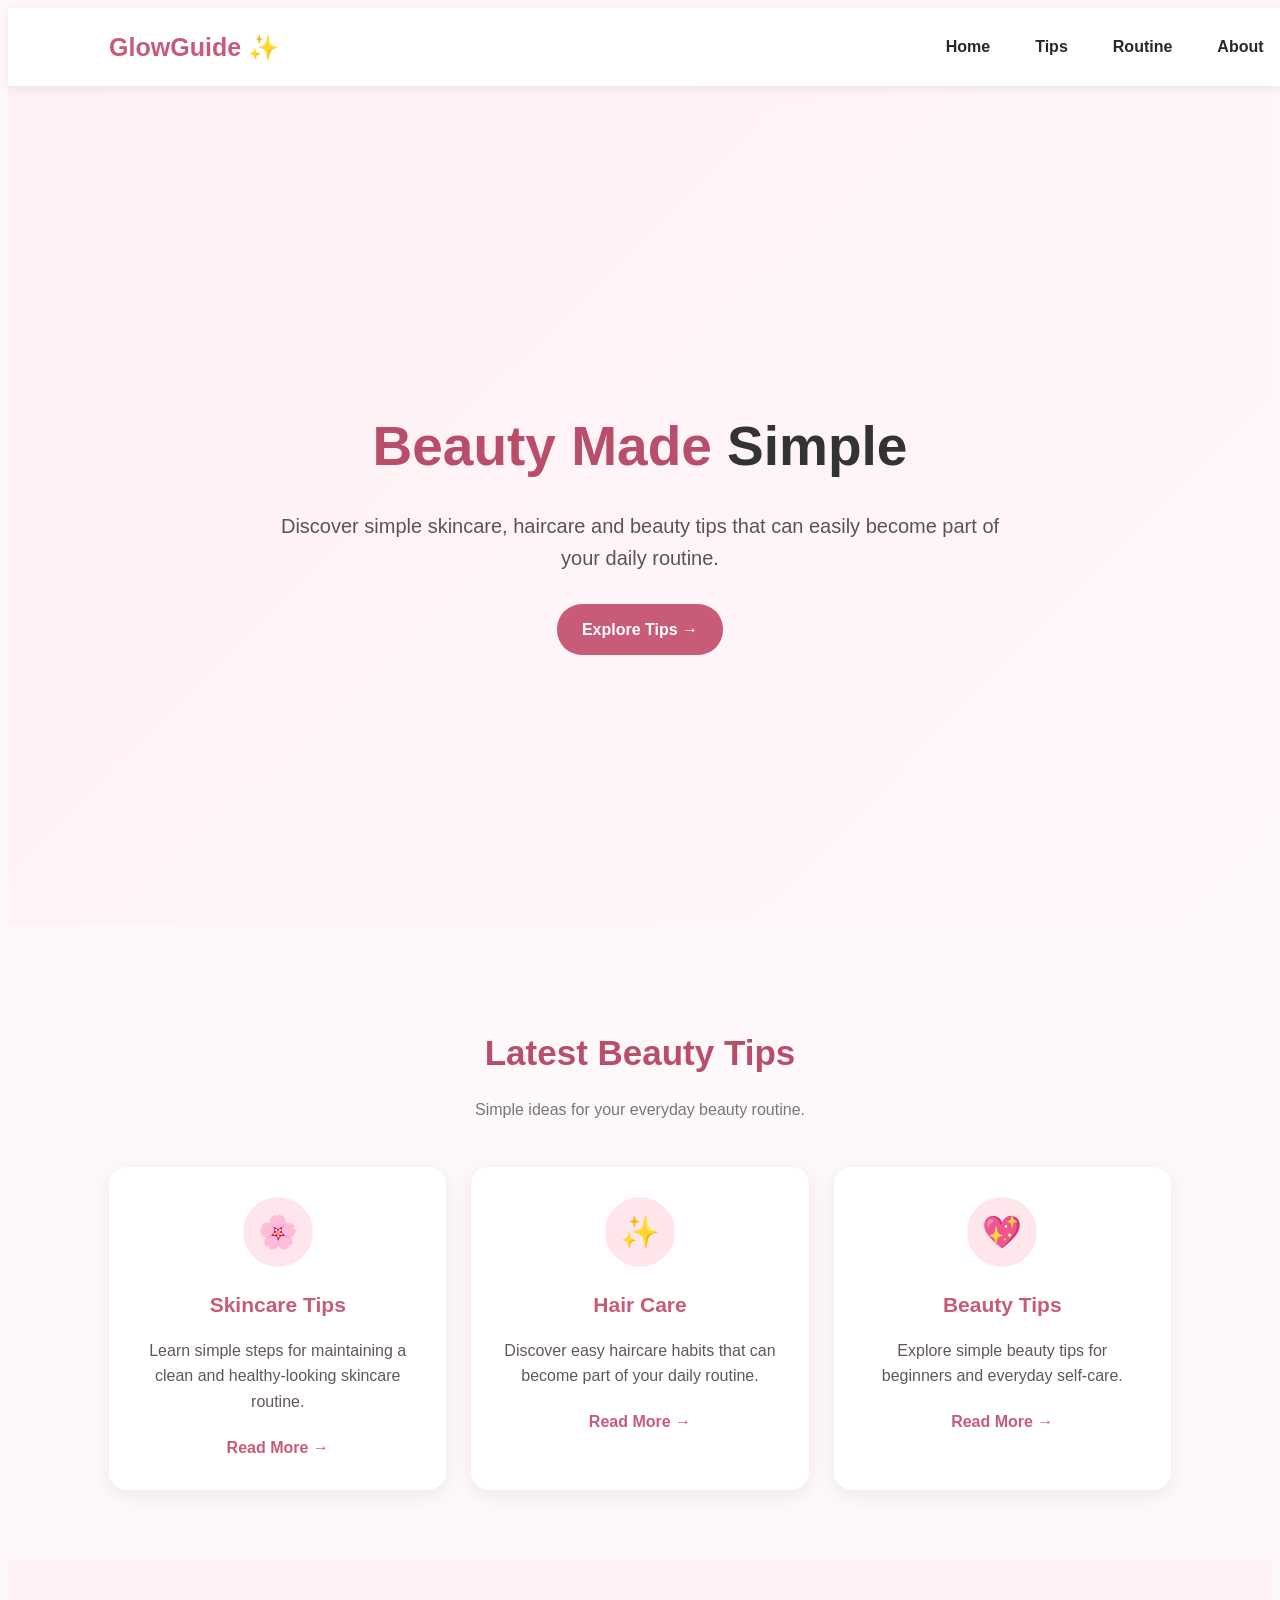
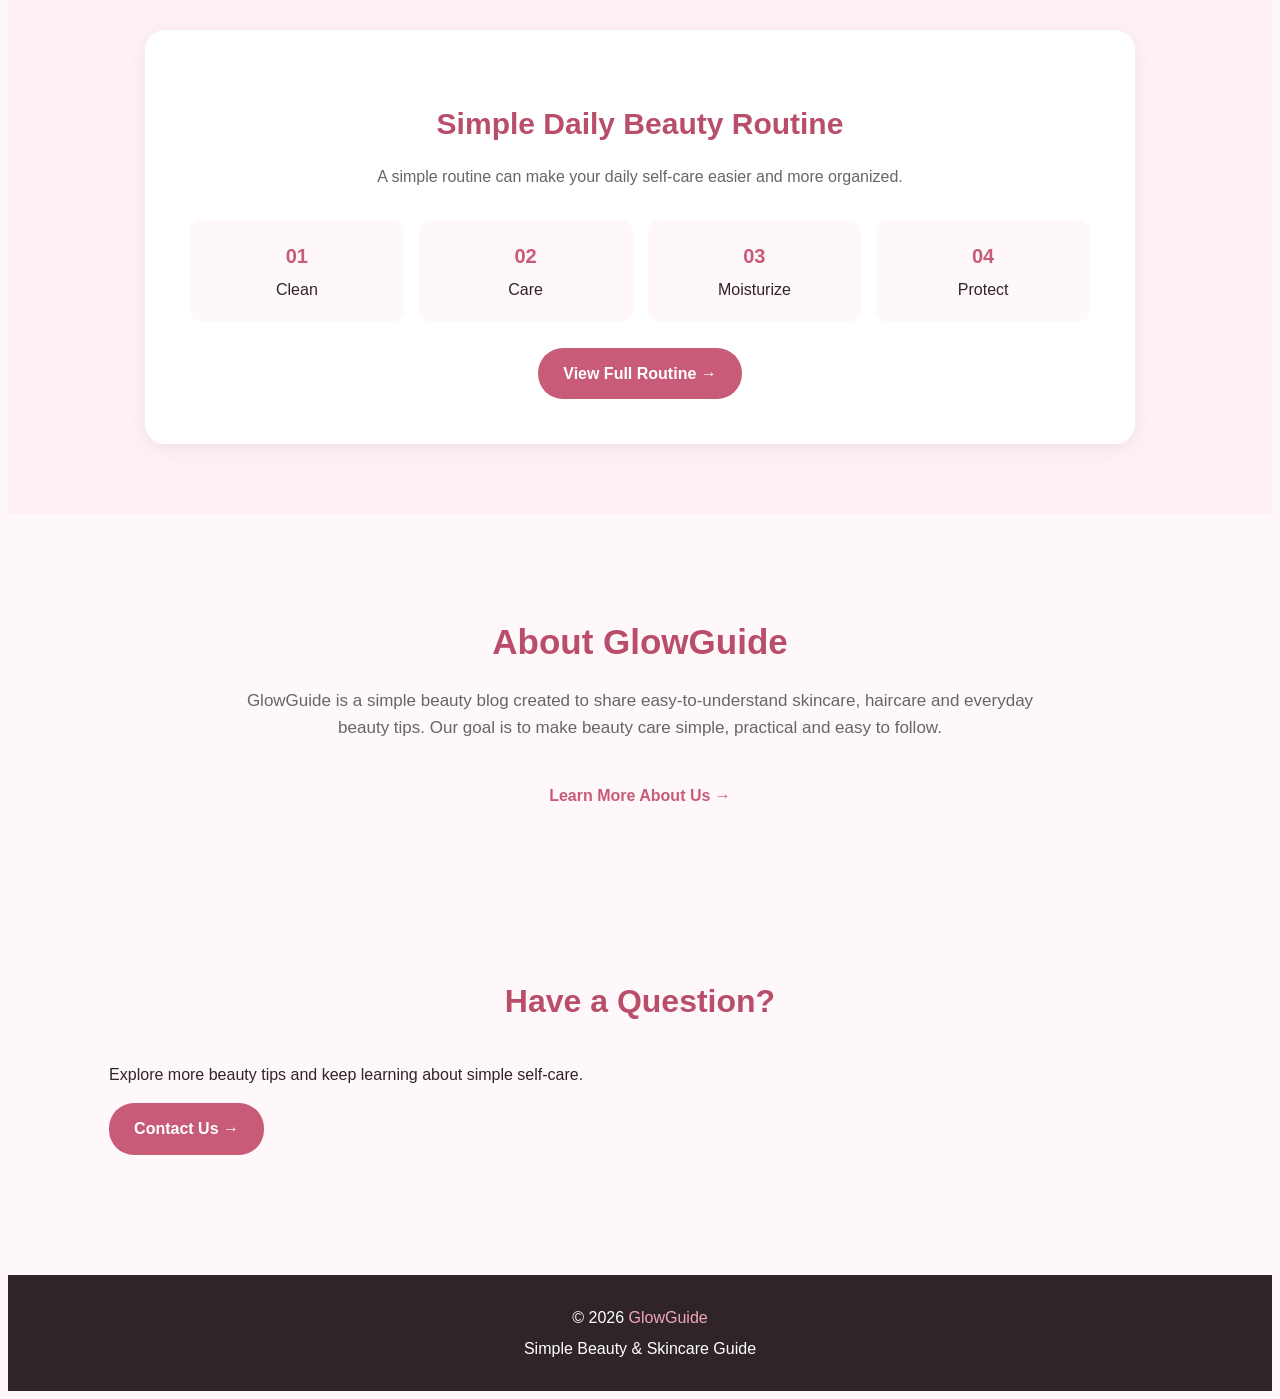
<file: index.html>
<!DOCTYPE html>
<html lang="en">

<head>
    <meta charset="UTF-8">
    <meta name="viewport" content="width=device-width, initial-scale=1.0">

    <title>GlowGuide - Beauty & Skincare Tips</title>

    <meta name="description"
        content="GlowGuide provides simple skincare, haircare and beauty tips for everyday self-care.">

    <!-- Common CSS -->
    <link rel="stylesheet" href="style.css">
</head>

<body>

    <!-- ================= NAVIGATION ================= -->

    <nav>

        <div class="logo">
            GlowGuide ✨
        </div>

        <div class="nav-links">
            <a href="index.html">Home</a>
            <a href="tips.html">Tips</a>
            <a href="routine.html">Routine</a>
            <a href="about.html">About</a>
            <a href="contact.html">Contact</a>
        </div>

    </nav>


    <!-- ================= HERO SECTION ================= -->

    <section class="hero" id="home">

        <div class="hero-content">

            <h1>
                Beauty Made <span>Simple</span>
            </h1>

            <p>
                Discover simple skincare, haircare and beauty
                tips that can easily become part of your daily routine.
            </p>

            <a href="tips.html" class="hero-btn">
                Explore Tips →
            </a>

        </div>

    </section>


    <!-- ================= BEAUTY TIPS ================= -->

    <section id="tips">

        <div class="section-title">

            <h2>Latest Beauty Tips</h2>

            <p>
                Simple ideas for your everyday beauty routine.
            </p>

        </div>


        <div class="cards">

            <!-- CARD 1 -->

            <div class="card">

                <div class="card-icon">
                    🌸
                </div>

                <h3>
                    Skincare Tips
                </h3>

                <p>
                    Learn simple steps for maintaining
                    a clean and healthy-looking skincare routine.
                </p>

                <a href="tips.html" class="read-btn">
                    Read More →
                </a>

            </div>


            <!-- CARD 2 -->

            <div class="card">

                <div class="card-icon">
                    ✨
                </div>

                <h3>
                    Hair Care
                </h3>

                <p>
                    Discover easy haircare habits that
                    can become part of your daily routine.
                </p>

                <a href="tips.html" class="read-btn">
                    Read More →
                </a>

            </div>


            <!-- CARD 3 -->

            <div class="card">

                <div class="card-icon">
                    💖
                </div>

                <h3>
                    Beauty Tips
                </h3>

                <p>
                    Explore simple beauty tips for
                    beginners and everyday self-care.
                </p>

                <a href="tips.html" class="read-btn">
                    Read More →
                </a>

            </div>

        </div>

    </section>


    <!-- ================= DAILY ROUTINE ================= -->

    <section class="feature" id="routine">

        <div class="feature-box">

            <h2>
                Simple Daily Beauty Routine
            </h2>

            <p>
                A simple routine can make your daily
                self-care easier and more organized.
            </p>


            <div class="steps">

                <div class="step">
                    <strong>01</strong>
                    Clean
                </div>

                <div class="step">
                    <strong>02</strong>
                    Care
                </div>

                <div class="step">
                    <strong>03</strong>
                    Moisturize
                </div>

                <div class="step">
                    <strong>04</strong>
                    Protect
                </div>

            </div>

            <br>

            <a href="routine.html" class="hero-btn">
                View Full Routine →
            </a>

        </div>

    </section>


    <!-- ================= ABOUT ================= -->

    <section id="about">

        <div class="about">

            <h2>
                About GlowGuide
            </h2>

            <p>
                GlowGuide is a simple beauty blog created to
                share easy-to-understand skincare, haircare
                and everyday beauty tips. Our goal is to make
                beauty care simple, practical and easy to follow.
            </p>

            <br>

            <a href="about.html" class="read-btn">
                Learn More About Us →
            </a>

        </div>

    </section>


    <!-- ================= CONTACT ================= -->

    <section class="contact" id="contact">

        <h2>
            Have a Question?
        </h2>

        <p>
            Explore more beauty tips and keep learning
            about simple self-care.
        </p>

        <a href="contact.html" class="contact-btn">
            Contact Us →
        </a>

    </section>


    <!-- ================= FOOTER ================= -->

    <footer>

        <p>
            © 2026 <span>GlowGuide</span>
        </p>

        <p>
            Simple Beauty & Skincare Guide
        </p>

    </footer>


</body>

</html>
</file>
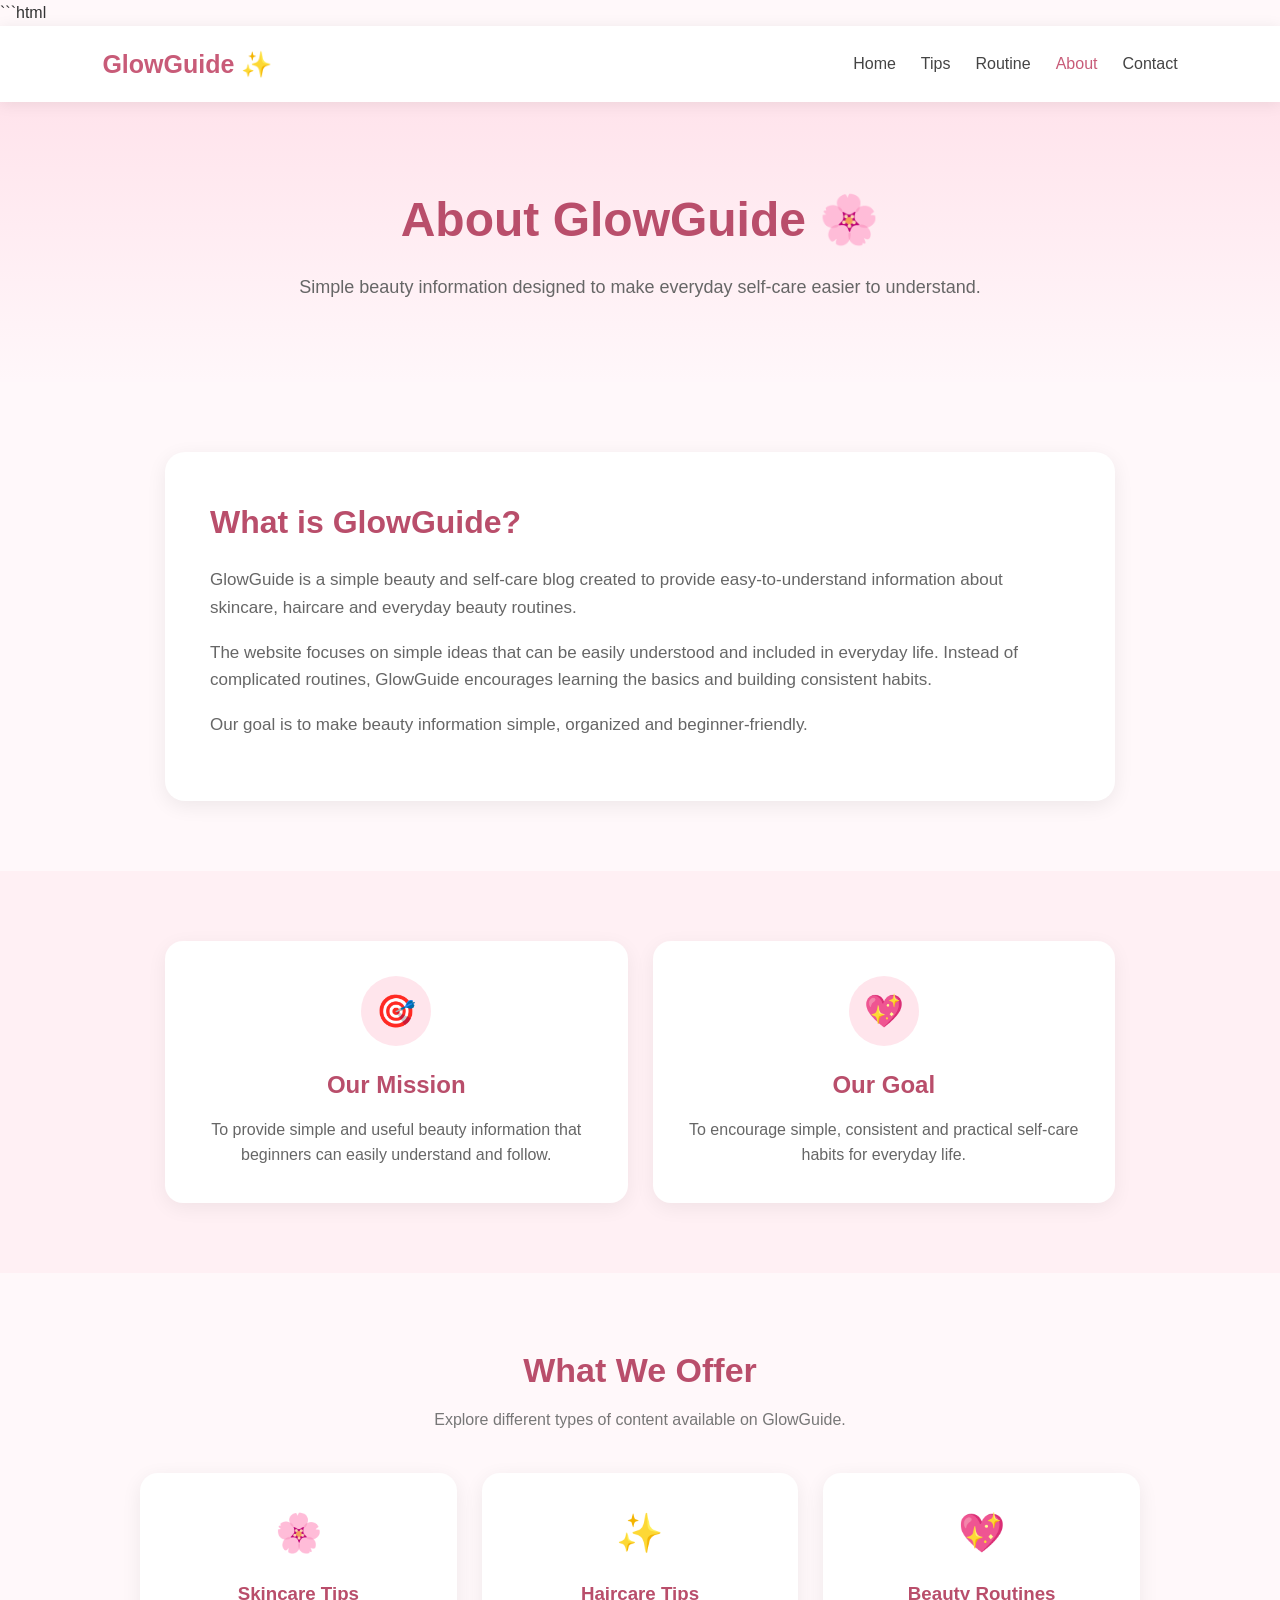
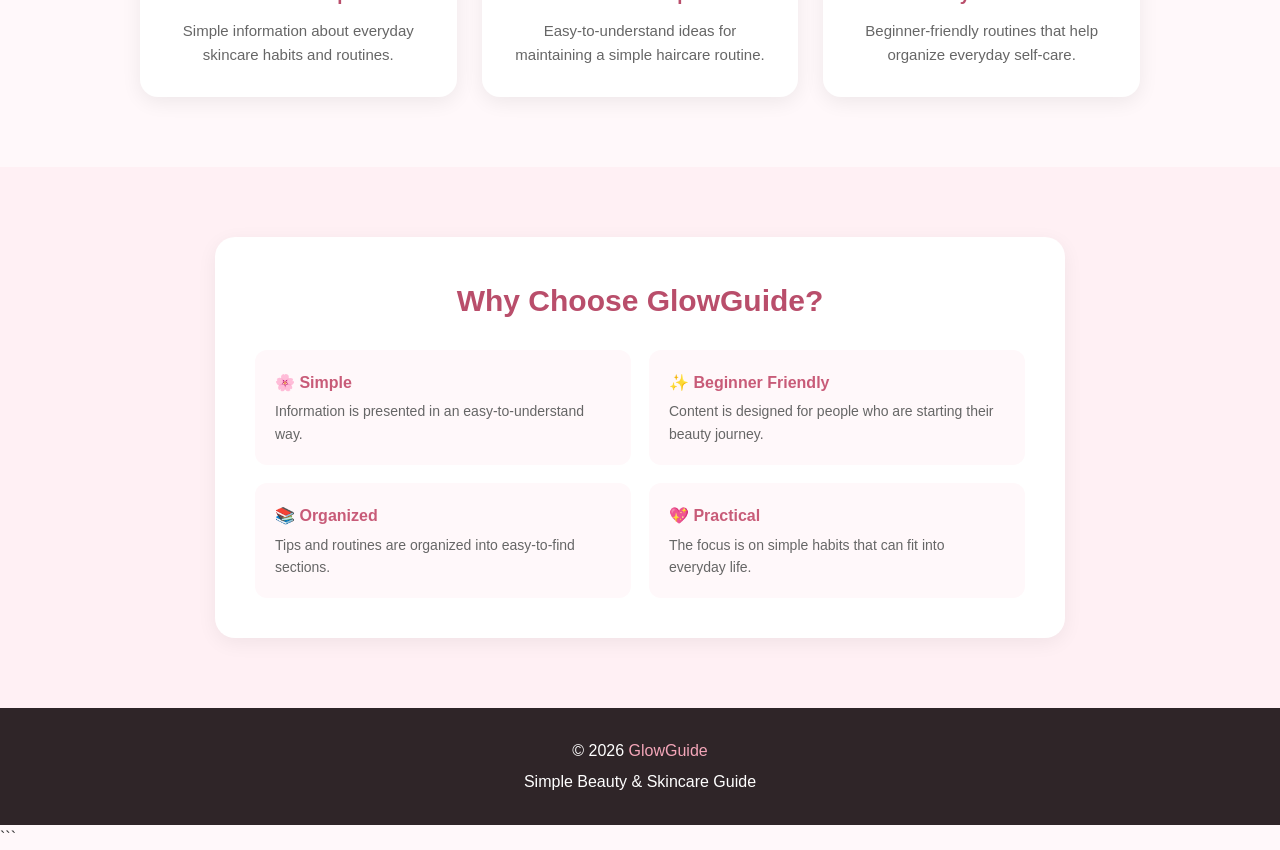
<file: about.html>
```html
<!DOCTYPE html>
<html lang="en">

<head>

    <meta charset="UTF-8">
    <meta name="viewport" content="width=device-width, initial-scale=1.0">

    <title>About Us | GlowGuide</title>

    <meta name="description"
        content="Learn more about GlowGuide, a simple beauty and skincare guide for everyday self-care.">

    <style>

        /* ================= BASIC ================= */

        * {
            margin: 0;
            padding: 0;
            box-sizing: border-box;
            scroll-behavior: smooth;
        }

        body {
            font-family: Arial, Helvetica, sans-serif;
            background: #fff8fa;
            color: #333;
            line-height: 1.6;
        }

        a {
            text-decoration: none;
        }


        /* ================= NAVBAR ================= */

        nav {
            width: 100%;
            background: white;
            padding: 18px 8%;

            display: flex;
            justify-content: space-between;
            align-items: center;

            position: sticky;
            top: 0;
            z-index: 1000;

            box-shadow: 0 2px 15px rgba(0, 0, 0, 0.08);
        }


        .logo {
            font-size: 25px;
            font-weight: bold;
            color: #c85b78;
        }


        .nav-links {
            display: flex;
            gap: 25px;
        }


        .nav-links a {
            color: #444;
            font-weight: 500;
            transition: 0.3s;
        }


        .nav-links a:hover,
        .nav-links .active {
            color: #c85b78;
        }


        /* ================= PAGE HEADER ================= */

        .page-header {
            background: linear-gradient(
                rgba(255, 225, 234, 0.9),
                rgba(255, 247, 250, 0.95)
            );

            text-align: center;
            padding: 80px 20px;
        }


        .page-header h1 {
            font-size: 48px;
            color: #b94e6b;
            margin-bottom: 15px;
        }


        .page-header p {
            font-size: 18px;
            color: #666;

            max-width: 700px;
            margin: auto;
        }


        /* ================= ABOUT INTRO ================= */

        .about-section {
            padding: 70px 8%;
        }


        .about-container {
            max-width: 950px;
            margin: auto;

            background: white;

            padding: 45px;

            border-radius: 20px;

            box-shadow: 0 5px 20px rgba(0, 0, 0, 0.07);
        }


        .about-container h2 {
            color: #b94e6b;
            font-size: 32px;
            margin-bottom: 18px;
        }


        .about-container p {
            color: #666;
            font-size: 17px;
            margin-bottom: 18px;
        }


        /* ================= MISSION ================= */

        .mission {
            background: #fff0f4;
            padding: 70px 8%;
        }


        .mission-container {
            max-width: 950px;
            margin: auto;

            display: grid;
            grid-template-columns: repeat(2, 1fr);
            gap: 25px;
        }


        .mission-card {
            background: white;
            padding: 35px;

            border-radius: 18px;

            text-align: center;

            box-shadow: 0 5px 20px rgba(0, 0, 0, 0.06);

            transition: 0.3s;
        }


        .mission-card:hover {
            transform: translateY(-7px);
        }


        .mission-icon {
            width: 70px;
            height: 70px;

            background: #ffe5ec;

            border-radius: 50%;

            display: flex;
            align-items: center;
            justify-content: center;

            font-size: 32px;

            margin: 0 auto 20px;
        }


        .mission-card h3 {
            color: #b94e6b;
            font-size: 24px;
            margin-bottom: 12px;
        }


        .mission-card p {
            color: #666;
        }


        /* ================= WHAT WE OFFER ================= */

        .offer {
            padding: 70px 8%;
        }


        .section-title {
            text-align: center;
            margin-bottom: 40px;
        }


        .section-title h2 {
            color: #b94e6b;
            font-size: 34px;
            margin-bottom: 10px;
        }


        .section-title p {
            color: #777;
        }


        .offer-container {
            max-width: 1000px;
            margin: auto;

            display: grid;
            grid-template-columns: repeat(3, 1fr);
            gap: 25px;
        }


        .offer-card {
            background: white;

            padding: 30px;

            border-radius: 18px;

            text-align: center;

            box-shadow: 0 5px 20px rgba(0, 0, 0, 0.07);

            transition: 0.3s;
        }


        .offer-card:hover {
            transform: translateY(-7px);
        }


        .offer-card .icon {
            font-size: 38px;
            margin-bottom: 15px;
        }


        .offer-card h3 {
            color: #b94e6b;
            margin-bottom: 10px;
        }


        .offer-card p {
            color: #666;
            font-size: 15px;
        }


        /* ================= WHY GLOWGUIDE ================= */

        .why {
            background: #fff0f4;
            padding: 70px 8%;
        }


        .why-container {
            max-width: 850px;
            margin: auto;

            background: white;

            padding: 40px;

            border-radius: 20px;

            box-shadow: 0 5px 20px rgba(0, 0, 0, 0.06);
        }


        .why-container h2 {
            text-align: center;
            color: #b94e6b;
            font-size: 30px;
            margin-bottom: 25px;
        }


        .why-list {
            display: grid;
            grid-template-columns: repeat(2, 1fr);
            gap: 18px;
        }


        .why-item {
            background: #fff8fa;
            padding: 20px;
            border-radius: 12px;
        }


        .why-item strong {
            color: #c85b78;
            display: block;
            margin-bottom: 5px;
        }


        .why-item p {
            color: #666;
            font-size: 14px;
        }


        /* ================= FOOTER ================= */

        footer {
            background: #2f2528;
            color: white;
            text-align: center;
            padding: 25px;
        }


        footer p {
            margin: 5px;
        }


        footer span {
            color: #f4a6b9;
        }


        /* ================= MOBILE ================= */

        @media (max-width: 768px) {

            nav {
                padding: 15px 5%;
                flex-direction: column;
                gap: 12px;
            }


            .nav-links {
                gap: 15px;
                flex-wrap: wrap;
                justify-content: center;
            }


            .page-header h1 {
                font-size: 38px;
            }


            .about-section,
            .mission,
            .offer,
            .why {
                padding-left: 5%;
                padding-right: 5%;
            }


            .about-container {
                padding: 28px;
            }


            .mission-container {
                grid-template-columns: 1fr;
            }


            .offer-container {
                grid-template-columns: 1fr;
            }


            .why-list {
                grid-template-columns: 1fr;
            }


            .why-container {
                padding: 25px;
            }

        }

    </style>

</head>


<body>


    <!-- ================= NAVBAR ================= -->

    <nav>

        <div class="logo">
            GlowGuide ✨
        </div>


        <div class="nav-links">

            <a href="index.html">
                Home
            </a>

            <a href="tips.html">
                Tips
            </a>

            <a href="routine.html">
                Routine
            </a>

            <a href="about.html" class="active">
                About
            </a>

            <a href="contact.html">
                Contact
            </a>

        </div>

    </nav>


    <!-- ================= PAGE HEADER ================= -->

    <section class="page-header">

        <h1>
            About GlowGuide 🌸
        </h1>

        <p>
            Simple beauty information designed to make
            everyday self-care easier to understand.
        </p>

    </section>


    <!-- ================= ABOUT ================= -->

    <section class="about-section">

        <div class="about-container">

            <h2>
                What is GlowGuide?
            </h2>

            <p>
                GlowGuide is a simple beauty and self-care
                blog created to provide easy-to-understand
                information about skincare, haircare and
                everyday beauty routines.
            </p>

            <p>
                The website focuses on simple ideas that can
                be easily understood and included in everyday
                life. Instead of complicated routines, GlowGuide
                encourages learning the basics and building
                consistent habits.
            </p>

            <p>
                Our goal is to make beauty information simple,
                organized and beginner-friendly.
            </p>

        </div>

    </section>


    <!-- ================= MISSION ================= -->

    <section class="mission">

        <div class="mission-container">


            <!-- CARD 1 -->

            <div class="mission-card">

                <div class="mission-icon">
                    🎯
                </div>

                <h3>
                    Our Mission
                </h3>

                <p>
                    To provide simple and useful beauty
                    information that beginners can easily
                    understand and follow.
                </p>

            </div>


            <!-- CARD 2 -->

            <div class="mission-card">

                <div class="mission-icon">
                    💖
                </div>

                <h3>
                    Our Goal
                </h3>

                <p>
                    To encourage simple, consistent and
                    practical self-care habits for everyday life.
                </p>

            </div>


        </div>

    </section>


    <!-- ================= WHAT WE OFFER ================= -->

    <section class="offer">

        <div class="section-title">

            <h2>
                What We Offer
            </h2>

            <p>
                Explore different types of content available
                on GlowGuide.
            </p>

        </div>


        <div class="offer-container">


            <!-- OFFER 1 -->

            <div class="offer-card">

                <div class="icon">
                    🌸
                </div>

                <h3>
                    Skincare Tips
                </h3>

                <p>
                    Simple information about everyday
                    skincare habits and routines.
                </p>

            </div>


            <!-- OFFER 2 -->

            <div class="offer-card">

                <div class="icon">
                    ✨
                </div>

                <h3>
                    Haircare Tips
                </h3>

                <p>
                    Easy-to-understand ideas for
                    maintaining a simple haircare routine.
                </p>

            </div>


            <!-- OFFER 3 -->

            <div class="offer-card">

                <div class="icon">
                    💖
                </div>

                <h3>
                    Beauty Routines
                </h3>

                <p>
                    Beginner-friendly routines that
                    help organize everyday self-care.
                </p>

            </div>


        </div>

    </section>


    <!-- ================= WHY GLOWGUIDE ================= -->

    <section class="why">

        <div class="why-container">

            <h2>
                Why Choose GlowGuide?
            </h2>


            <div class="why-list">


                <div class="why-item">

                    <strong>
                        🌸 Simple
                    </strong>

                    <p>
                        Information is presented in an
                        easy-to-understand way.
                    </p>

                </div>


                <div class="why-item">

                    <strong>
                        ✨ Beginner Friendly
                    </strong>

                    <p>
                        Content is designed for people
                        who are starting their beauty journey.
                    </p>

                </div>


                <div class="why-item">

                    <strong>
                        📚 Organized
                    </strong>

                    <p>
                        Tips and routines are organized
                        into easy-to-find sections.
                    </p>

                </div>


                <div class="why-item">

                    <strong>
                        💖 Practical
                    </strong>

                    <p>
                        The focus is on simple habits
                        that can fit into everyday life.
                    </p>

                </div>


            </div>

        </div>

    </section>


    <!-- ================= FOOTER ================= -->

    <footer>

        <p>
            © 2026 <span>GlowGuide</span>
        </p>

        <p>
            Simple Beauty & Skincare Guide
        </p>

    </footer>


</body>

</html>
```
</file>
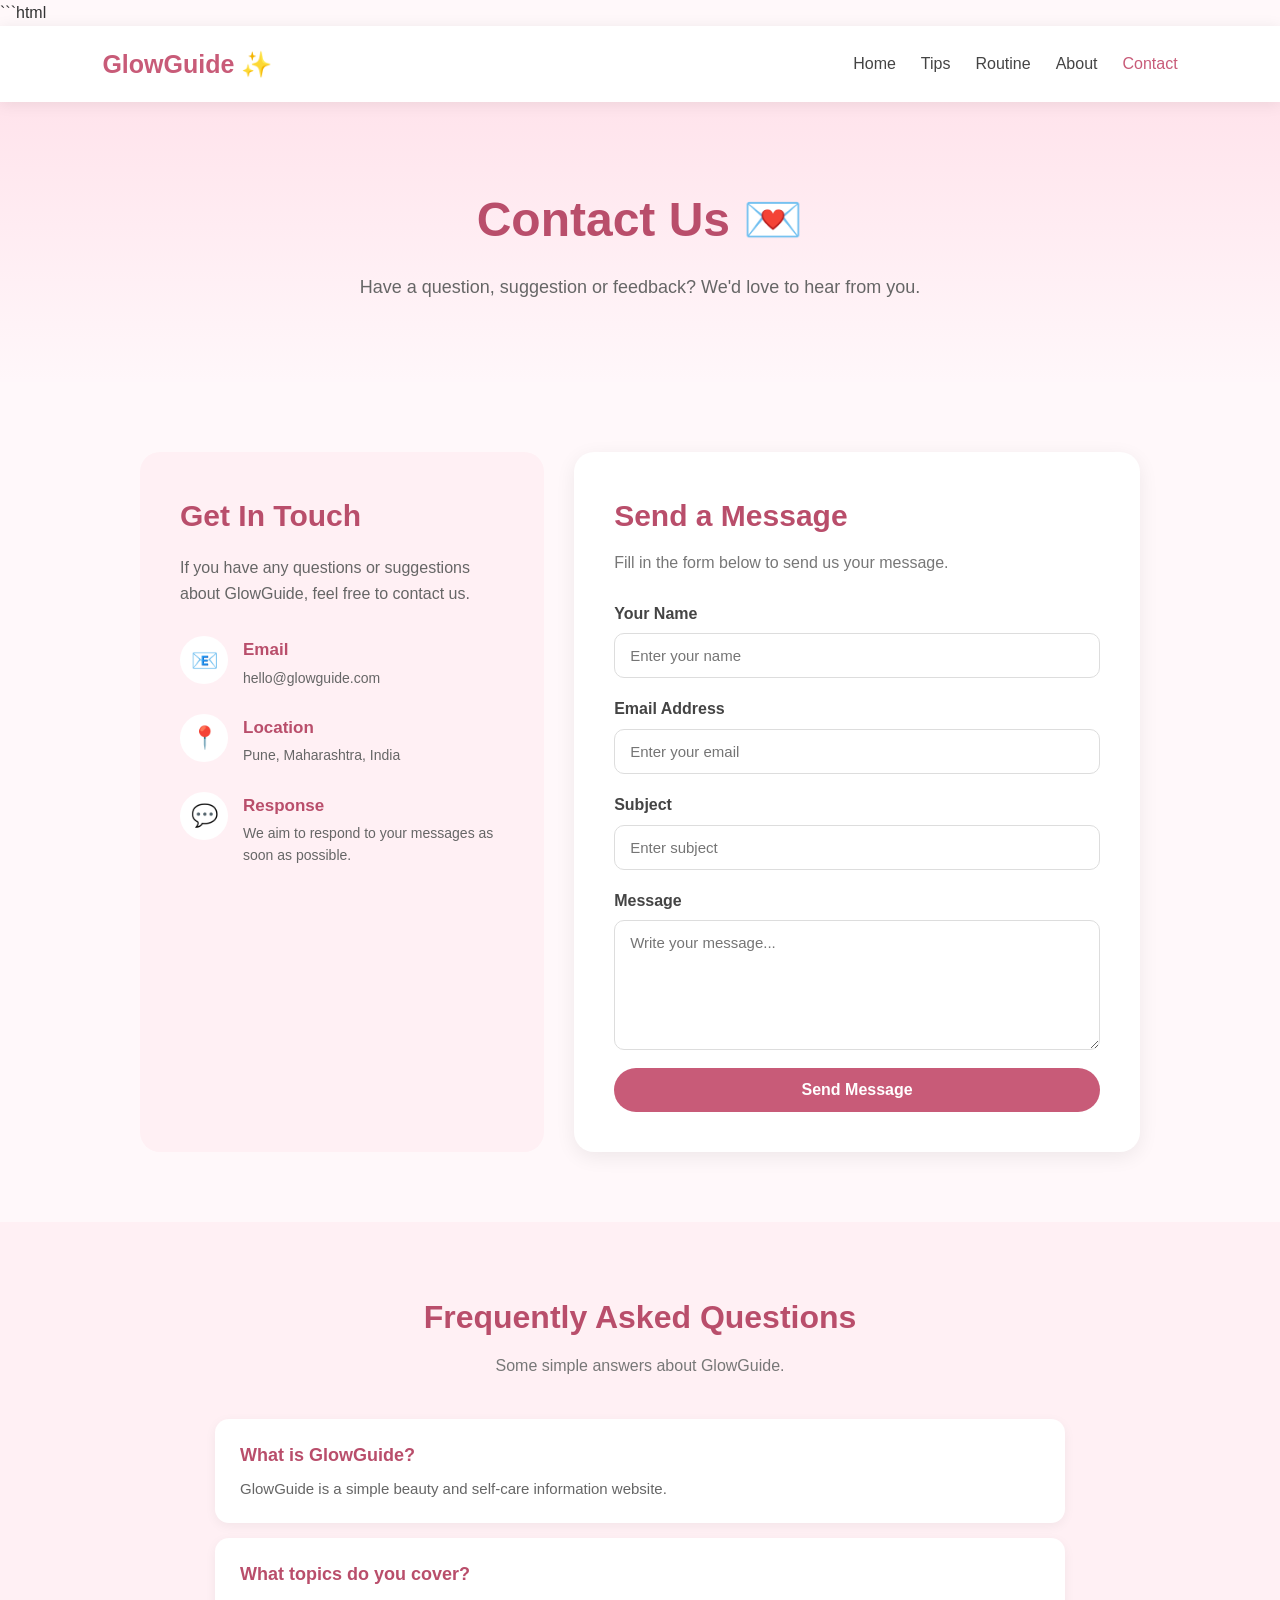
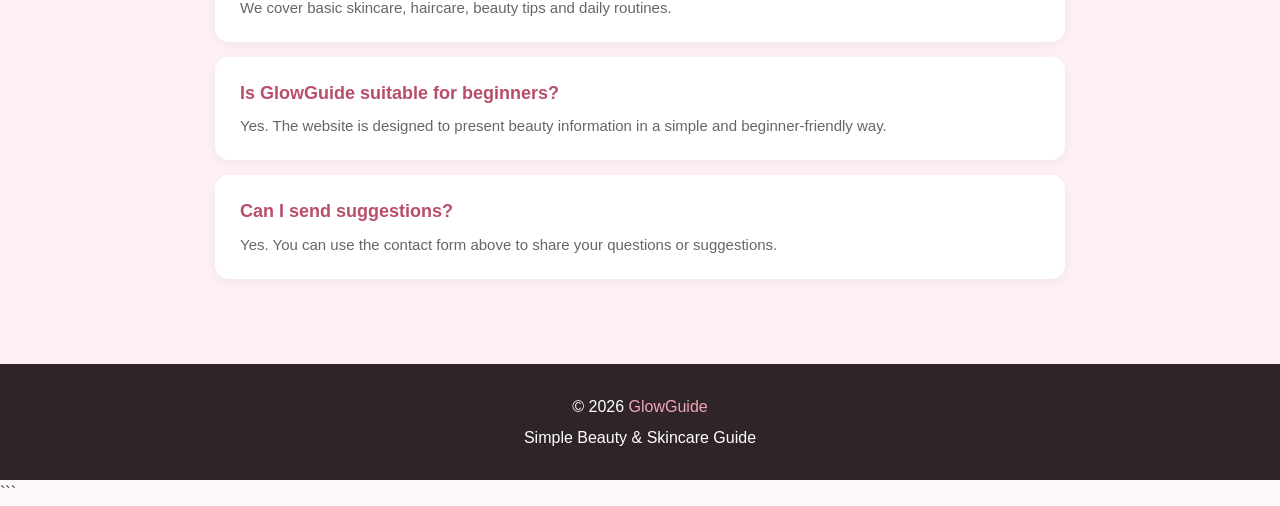
<file: contact.html>
```html
<!DOCTYPE html>
<html lang="en">

<head>

    <meta charset="UTF-8">
    <meta name="viewport" content="width=device-width, initial-scale=1.0">

    <title>Contact Us | GlowGuide</title>

    <meta name="description"
        content="Contact GlowGuide for questions, suggestions and feedback about beauty and skincare content.">

    <style>

        /* ================= BASIC ================= */

        * {
            margin: 0;
            padding: 0;
            box-sizing: border-box;
            scroll-behavior: smooth;
        }

        body {
            font-family: Arial, Helvetica, sans-serif;
            background: #fff8fa;
            color: #333;
            line-height: 1.6;
        }

        a {
            text-decoration: none;
        }


        /* ================= NAVBAR ================= */

        nav {
            width: 100%;
            background: white;
            padding: 18px 8%;

            display: flex;
            justify-content: space-between;
            align-items: center;

            position: sticky;
            top: 0;
            z-index: 1000;

            box-shadow: 0 2px 15px rgba(0, 0, 0, 0.08);
        }


        .logo {
            font-size: 25px;
            font-weight: bold;
            color: #c85b78;
        }


        .nav-links {
            display: flex;
            gap: 25px;
        }


        .nav-links a {
            color: #444;
            font-weight: 500;
            transition: 0.3s;
        }


        .nav-links a:hover,
        .nav-links .active {
            color: #c85b78;
        }


        /* ================= PAGE HEADER ================= */

        .page-header {
            background: linear-gradient(
                rgba(255, 225, 234, 0.9),
                rgba(255, 247, 250, 0.95)
            );

            text-align: center;
            padding: 80px 20px;
        }


        .page-header h1 {
            font-size: 48px;
            color: #b94e6b;
            margin-bottom: 15px;
        }


        .page-header p {
            font-size: 18px;
            color: #666;

            max-width: 700px;
            margin: auto;
        }


        /* ================= CONTACT SECTION ================= */

        .contact-section {
            padding: 70px 8%;
        }


        .contact-container {
            max-width: 1000px;
            margin: auto;

            display: grid;
            grid-template-columns: 1fr 1.4fr;

            gap: 30px;
        }


        /* ================= CONTACT INFO ================= */

        .contact-info {
            background: #fff0f4;

            padding: 40px;

            border-radius: 20px;
        }


        .contact-info h2 {
            color: #b94e6b;

            font-size: 30px;

            margin-bottom: 15px;
        }


        .contact-info > p {
            color: #666;

            margin-bottom: 30px;
        }


        .info-item {
            display: flex;

            align-items: flex-start;

            gap: 15px;

            margin-bottom: 25px;
        }


        .info-icon {
            min-width: 48px;
            height: 48px;

            background: white;

            border-radius: 50%;

            display: flex;
            align-items: center;
            justify-content: center;

            font-size: 22px;
        }


        .info-item h3 {
            color: #b94e6b;

            font-size: 17px;

            margin-bottom: 3px;
        }


        .info-item p {
            color: #666;

            font-size: 14px;
        }


        /* ================= CONTACT FORM ================= */

        .contact-form {
            background: white;

            padding: 40px;

            border-radius: 20px;

            box-shadow: 0 5px 20px rgba(0, 0, 0, 0.07);
        }


        .contact-form h2 {
            color: #b94e6b;

            font-size: 30px;

            margin-bottom: 10px;
        }


        .contact-form > p {
            color: #777;

            margin-bottom: 25px;
        }


        .form-group {
            margin-bottom: 18px;
        }


        .form-group label {
            display: block;

            color: #444;

            font-weight: bold;

            margin-bottom: 7px;
        }


        .form-group input,
        .form-group textarea {

            width: 100%;

            padding: 13px 15px;

            border: 1px solid #ddd;

            border-radius: 10px;

            font-family: Arial, Helvetica, sans-serif;

            font-size: 15px;

            outline: none;

            transition: 0.3s;
        }


        .form-group input:focus,
        .form-group textarea:focus {

            border-color: #c85b78;

            box-shadow: 0 0 0 3px rgba(200, 91, 120, 0.1);
        }


        .form-group textarea {

            height: 130px;

            resize: vertical;
        }


        .submit-btn {

            width: 100%;

            border: none;

            background: #c85b78;

            color: white;

            padding: 13px;

            border-radius: 25px;

            font-size: 16px;

            font-weight: bold;

            cursor: pointer;

            transition: 0.3s;
        }


        .submit-btn:hover {

            background: #a94260;

            transform: translateY(-2px);
        }


        /* ================= MESSAGE ================= */

        .success-message {

            display: none;

            margin-top: 15px;

            padding: 12px;

            border-radius: 10px;

            background: #fff0f4;

            color: #b94e6b;

            text-align: center;

            font-weight: bold;
        }


        /* ================= FAQ ================= */

        .faq {

            background: #fff0f4;

            padding: 70px 8%;
        }


        .faq-title {

            text-align: center;

            margin-bottom: 40px;
        }


        .faq-title h2 {

            color: #b94e6b;

            font-size: 32px;

            margin-bottom: 10px;
        }


        .faq-title p {

            color: #777;
        }


        .faq-container {

            max-width: 850px;

            margin: auto;
        }


        .faq-item {

            background: white;

            padding: 22px 25px;

            border-radius: 14px;

            margin-bottom: 15px;

            box-shadow: 0 3px 12px rgba(0, 0, 0, 0.05);
        }


        .faq-item h3 {

            color: #b94e6b;

            font-size: 18px;

            margin-bottom: 7px;
        }


        .faq-item p {

            color: #666;

            font-size: 15px;
        }


        /* ================= FOOTER ================= */

        footer {

            background: #2f2528;

            color: white;

            text-align: center;

            padding: 25px;
        }


        footer p {

            margin: 5px;
        }


        footer span {

            color: #f4a6b9;
        }


        /* ================= MOBILE ================= */

        @media (max-width: 768px) {

            nav {

                padding: 15px 5%;

                flex-direction: column;

                gap: 12px;
            }


            .nav-links {

                gap: 15px;

                flex-wrap: wrap;

                justify-content: center;
            }


            .page-header h1 {

                font-size: 38px;
            }


            .contact-section,
            .faq {

                padding-left: 5%;

                padding-right: 5%;
            }


            .contact-container {

                grid-template-columns: 1fr;
            }


            .contact-info,
            .contact-form {

                padding: 28px;
            }

        }

    </style>

</head>


<body>


    <!-- ================= NAVBAR ================= -->

    <nav>

        <div class="logo">
            GlowGuide ✨
        </div>


        <div class="nav-links">

            <a href="index.html">
                Home
            </a>

            <a href="tips.html">
                Tips
            </a>

            <a href="routine.html">
                Routine
            </a>

            <a href="about.html">
                About
            </a>

            <a href="contact.html" class="active">
                Contact
            </a>

        </div>

    </nav>


    <!-- ================= PAGE HEADER ================= -->

    <section class="page-header">

        <h1>
            Contact Us 💌
        </h1>

        <p>
            Have a question, suggestion or feedback?
            We'd love to hear from you.
        </p>

    </section>


    <!-- ================= CONTACT ================= -->

    <section class="contact-section">

        <div class="contact-container">


            <!-- CONTACT INFORMATION -->

            <div class="contact-info">

                <h2>
                    Get In Touch
                </h2>

                <p>
                    If you have any questions or suggestions
                    about GlowGuide, feel free to contact us.
                </p>


                <div class="info-item">

                    <div class="info-icon">
                        📧
                    </div>

                    <div>

                        <h3>
                            Email
                        </h3>

                        <p>
                            hello@glowguide.com
                        </p>

                    </div>

                </div>


                <div class="info-item">

                    <div class="info-icon">
                        📍
                    </div>

                    <div>

                        <h3>
                            Location
                        </h3>

                        <p>
                            Pune, Maharashtra, India
                        </p>

                    </div>

                </div>


                <div class="info-item">

                    <div class="info-icon">
                        💬
                    </div>

                    <div>

                        <h3>
                            Response
                        </h3>

                        <p>
                            We aim to respond to your
                            messages as soon as possible.
                        </p>

                    </div>

                </div>

            </div>


            <!-- CONTACT FORM -->

            <div class="contact-form">

                <h2>
                    Send a Message
                </h2>

                <p>
                    Fill in the form below to send us
                    your message.
                </p>


                <form id="contactForm">


                    <!-- NAME -->

                    <div class="form-group">

                        <label for="name">
                            Your Name
                        </label>

                        <input
                            type="text"
                            id="name"
                            placeholder="Enter your name"
                            required
                        >

                    </div>


                    <!-- EMAIL -->

                    <div class="form-group">

                        <label for="email">
                            Email Address
                        </label>

                        <input
                            type="email"
                            id="email"
                            placeholder="Enter your email"
                            required
                        >

                    </div>


                    <!-- SUBJECT -->

                    <div class="form-group">

                        <label for="subject">
                            Subject
                        </label>

                        <input
                            type="text"
                            id="subject"
                            placeholder="Enter subject"
                            required
                        >

                    </div>


                    <!-- MESSAGE -->

                    <div class="form-group">

                        <label for="message">
                            Message
                        </label>

                        <textarea
                            id="message"
                            placeholder="Write your message..."
                            required
                        ></textarea>

                    </div>


                    <!-- BUTTON -->

                    <button
                        type="submit"
                        class="submit-btn"
                    >
                        Send Message
                    </button>


                    <div
                        class="success-message"
                        id="successMessage"
                    >
                        ✓ Thank you! Your message has been received.
                    </div>


                </form>

            </div>

        </div>

    </section>


    <!-- ================= FAQ ================= -->

    <section class="faq">

        <div class="faq-title">

            <h2>
                Frequently Asked Questions
            </h2>

            <p>
                Some simple answers about GlowGuide.
            </p>

        </div>


        <div class="faq-container">


            <div class="faq-item">

                <h3>
                    What is GlowGuide?
                </h3>

                <p>
                    GlowGuide is a simple beauty and
                    self-care information website.
                </p>

            </div>


            <div class="faq-item">

                <h3>
                    What topics do you cover?
                </h3>

                <p>
                    We cover basic skincare, haircare,
                    beauty tips and daily routines.
                </p>

            </div>


            <div class="faq-item">

                <h3>
                    Is GlowGuide suitable for beginners?
                </h3>

                <p>
                    Yes. The website is designed to present
                    beauty information in a simple and
                    beginner-friendly way.
                </p>

            </div>


            <div class="faq-item">

                <h3>
                    Can I send suggestions?
                </h3>

                <p>
                    Yes. You can use the contact form above
                    to share your questions or suggestions.
                </p>

            </div>


        </div>

    </section>


    <!-- ================= FOOTER ================= -->

    <footer>

        <p>
            © 2026 <span>GlowGuide</span>
        </p>

        <p>
            Simple Beauty & Skincare Guide
        </p>

    </footer>


    <!-- ================= JAVASCRIPT ================= -->

    <script>

        const contactForm =
            document.getElementById("contactForm");

        const successMessage =
            document.getElementById("successMessage");


        contactForm.addEventListener("submit", function(event) {

            event.preventDefault();

            successMessage.style.display = "block";

            contactForm.reset();

        });

    </script>


</body>

</html>
```
</file>
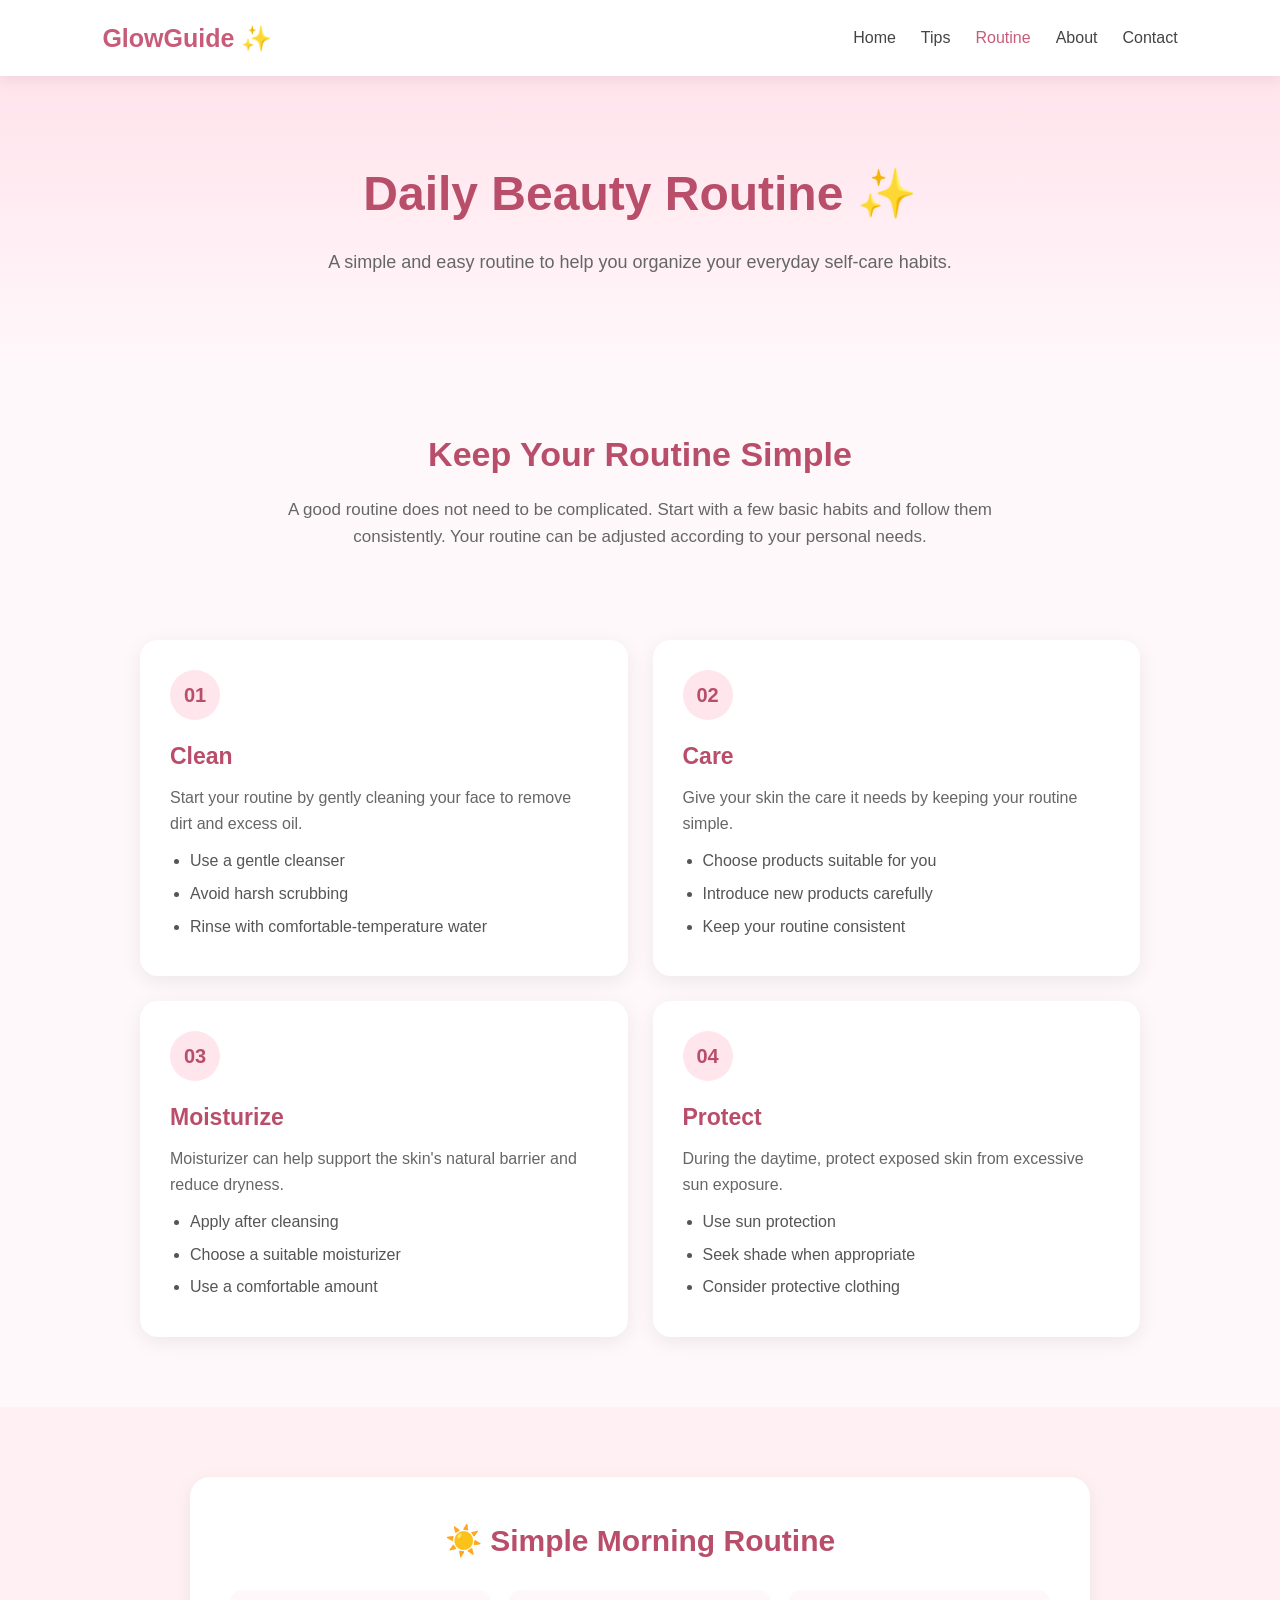
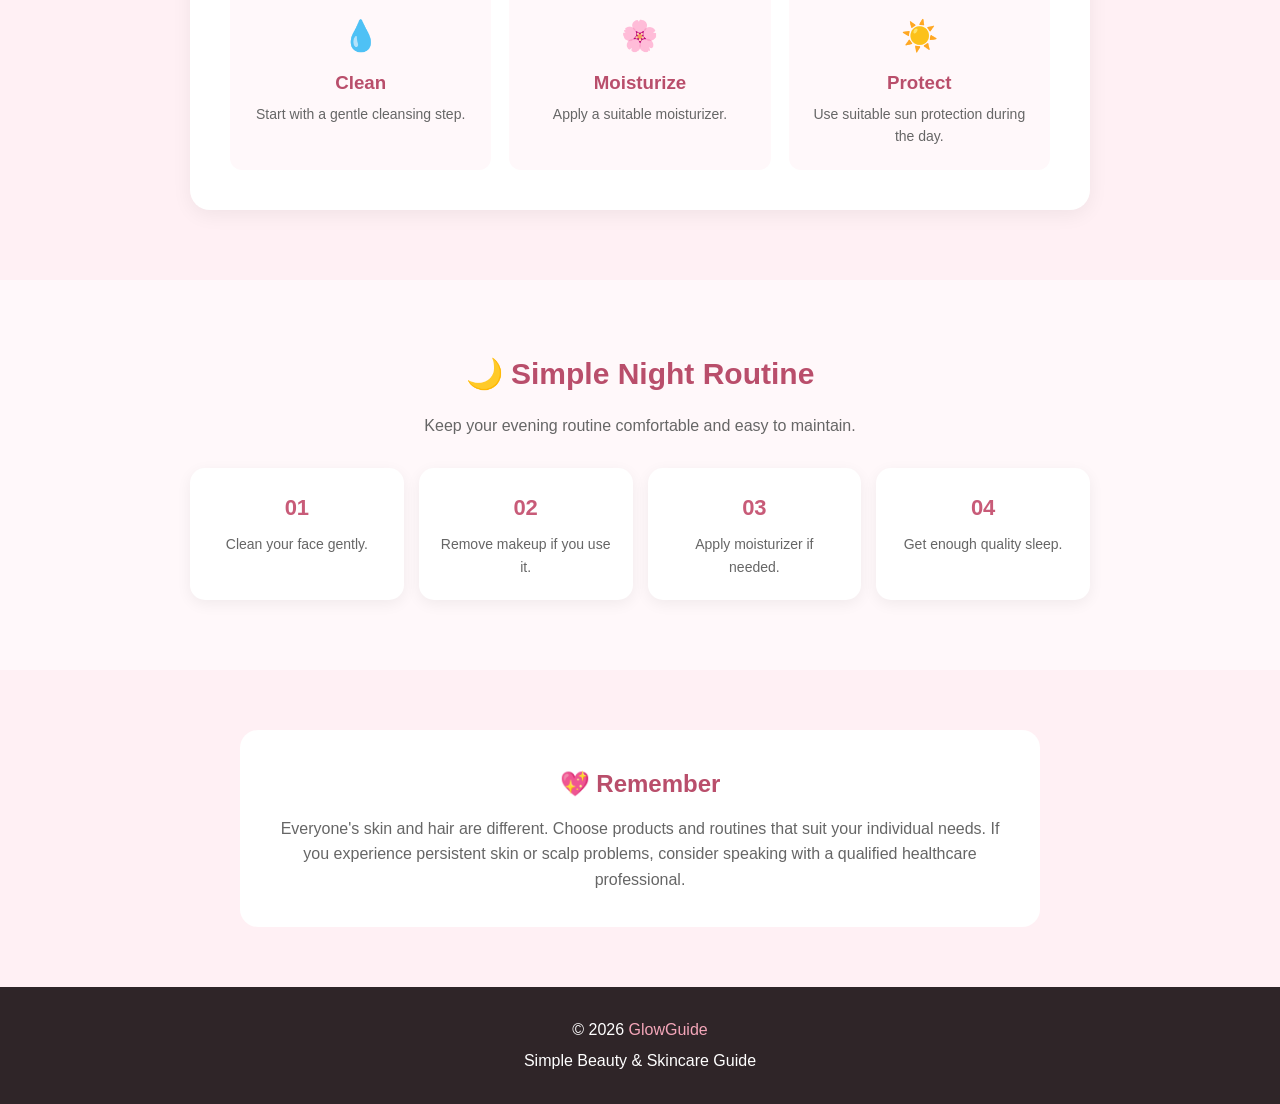
<file: routine.html>
<!DOCTYPE html>
<html lang="en">

<head>

    <meta charset="UTF-8">
    <meta name="viewport" content="width=device-width, initial-scale=1.0">

    <title>Daily Routine | GlowGuide</title>

    <meta name="description"
        content="Learn a simple daily skincare and beauty routine with GlowGuide.">

    <style>

        /* ================= BASIC ================= */

        * {
            margin: 0;
            padding: 0;
            box-sizing: border-box;
            scroll-behavior: smooth;
        }

        body {
            font-family: Arial, Helvetica, sans-serif;
            background: #fff8fa;
            color: #333;
            line-height: 1.6;
        }

        a {
            text-decoration: none;
        }


        /* ================= NAVBAR ================= */

        nav {
            width: 100%;
            background: white;
            padding: 18px 8%;

            display: flex;
            justify-content: space-between;
            align-items: center;

            position: sticky;
            top: 0;

            z-index: 1000;

            box-shadow: 0 2px 15px rgba(0, 0, 0, 0.08);
        }


        .logo {
            font-size: 25px;
            font-weight: bold;
            color: #c85b78;
        }


        .nav-links {
            display: flex;
            gap: 25px;
        }


        .nav-links a {
            color: #444;
            font-weight: 500;
            transition: 0.3s;
        }


        .nav-links a:hover,
        .nav-links .active {
            color: #c85b78;
        }


        /* ================= PAGE HEADER ================= */

        .page-header {

            background: linear-gradient(
                rgba(255, 225, 234, 0.9),
                rgba(255, 247, 250, 0.95)
            );

            text-align: center;

            padding: 80px 20px;
        }


        .page-header h1 {
            font-size: 48px;
            color: #b94e6b;
            margin-bottom: 15px;
        }


        .page-header p {
            font-size: 18px;
            color: #666;

            max-width: 700px;

            margin: auto;
        }


        /* ================= ROUTINE INTRO ================= */

        .routine-intro {

            padding: 70px 8%;

            text-align: center;
        }


        .routine-intro h2 {

            color: #b94e6b;

            font-size: 34px;

            margin-bottom: 15px;
        }


        .routine-intro p {

            max-width: 750px;

            margin: auto;

            color: #666;

            font-size: 17px;
        }


        /* ================= ROUTINE STEPS ================= */

        .routine-section {

            padding: 20px 8% 70px;
        }


        .routine-container {

            max-width: 1000px;

            margin: auto;

            display: grid;

            grid-template-columns: repeat(2, 1fr);

            gap: 25px;
        }


        .routine-card {

            background: white;

            padding: 30px;

            border-radius: 18px;

            box-shadow: 0 5px 20px rgba(0, 0, 0, 0.07);

            transition: 0.3s;

            position: relative;
        }


        .routine-card:hover {

            transform: translateY(-7px);

            box-shadow: 0 12px 25px rgba(0, 0, 0, 0.12);
        }


        .step-number {

            width: 50px;

            height: 50px;

            border-radius: 50%;

            background: #ffe5ec;

            color: #b94e6b;

            display: flex;

            align-items: center;

            justify-content: center;

            font-size: 20px;

            font-weight: bold;

            margin-bottom: 18px;
        }


        .routine-card h3 {

            color: #b94e6b;

            font-size: 23px;

            margin-bottom: 10px;
        }


        .routine-card p {

            color: #666;

            margin-bottom: 12px;
        }


        .routine-card ul {

            padding-left: 20px;

            color: #555;
        }


        .routine-card li {

            margin-bottom: 7px;
        }


        /* ================= MORNING ROUTINE ================= */

        .morning {

            background: #fff0f4;

            padding: 70px 8%;
        }


        .morning-box {

            max-width: 900px;

            margin: auto;

            background: white;

            padding: 40px;

            border-radius: 20px;

            box-shadow: 0 5px 20px rgba(0, 0, 0, 0.06);
        }


        .morning-box h2 {

            color: #b94e6b;

            text-align: center;

            font-size: 30px;

            margin-bottom: 25px;
        }


        .morning-list {

            display: grid;

            grid-template-columns: repeat(3, 1fr);

            gap: 18px;
        }


        .morning-item {

            background: #fff8fa;

            padding: 22px;

            border-radius: 12px;

            text-align: center;
        }


        .morning-item .icon {

            font-size: 30px;

            margin-bottom: 8px;
        }


        .morning-item h3 {

            color: #b94e6b;

            margin-bottom: 5px;
        }


        .morning-item p {

            color: #666;

            font-size: 14px;
        }


        /* ================= NIGHT ROUTINE ================= */

        .night {

            padding: 70px 8%;
        }


        .night-box {

            max-width: 900px;

            margin: auto;

            text-align: center;
        }


        .night-box h2 {

            color: #b94e6b;

            font-size: 30px;

            margin-bottom: 15px;
        }


        .night-box > p {

            color: #666;

            margin-bottom: 30px;
        }


        .night-steps {

            display: grid;

            grid-template-columns: repeat(4, 1fr);

            gap: 15px;
        }


        .night-step {

            background: white;

            padding: 22px;

            border-radius: 15px;

            box-shadow: 0 4px 15px rgba(0, 0, 0, 0.06);

            transition: 0.3s;
        }


        .night-step:hover {

            transform: translateY(-5px);
        }


        .night-step strong {

            display: block;

            font-size: 22px;

            color: #c85b78;

            margin-bottom: 8px;
        }


        .night-step p {

            color: #666;

            font-size: 14px;
        }


        /* ================= NOTE ================= */

        .note {

            background: #fff0f4;

            padding: 60px 8%;
        }


        .note-box {

            max-width: 800px;

            margin: auto;

            text-align: center;

            background: white;

            padding: 35px;

            border-radius: 18px;
        }


        .note-box h2 {

            color: #b94e6b;

            margin-bottom: 12px;
        }


        .note-box p {

            color: #666;
        }


        /* ================= FOOTER ================= */

        footer {

            background: #2f2528;

            color: white;

            text-align: center;

            padding: 25px;
        }


        footer p {

            margin: 5px;
        }


        footer span {

            color: #f4a6b9;
        }


        /* ================= MOBILE ================= */

        @media (max-width: 768px) {

            nav {

                padding: 15px 5%;

                flex-direction: column;

                gap: 12px;
            }


            .nav-links {

                gap: 15px;

                flex-wrap: wrap;

                justify-content: center;
            }


            .page-header h1 {

                font-size: 38px;
            }


            .routine-container {

                grid-template-columns: 1fr;
            }


            .morning-list {

                grid-template-columns: 1fr;
            }


            .night-steps {

                grid-template-columns: 1fr 1fr;
            }


            .routine-intro,
            .routine-section,
            .morning,
            .night,
            .note {

                padding-left: 5%;

                padding-right: 5%;
            }


            .morning-box {

                padding: 25px;
            }

        }


        @media (max-width: 450px) {

            .night-steps {

                grid-template-columns: 1fr;
            }

        }

    </style>

</head>


<body>


    <!-- ================= NAVBAR ================= -->

    <nav>

        <div class="logo">
            GlowGuide ✨
        </div>


        <div class="nav-links">

            <a href="index.html">
                Home
            </a>

            <a href="tips.html">
                Tips
            </a>

            <a href="routine.html" class="active">
                Routine
            </a>

            <a href="about.html">
                About
            </a>

            <a href="contact.html">
                Contact
            </a>

        </div>

    </nav>


    <!-- ================= PAGE HEADER ================= -->

    <section class="page-header">

        <h1>
            Daily Beauty Routine ✨
        </h1>

        <p>
            A simple and easy routine to help you
            organize your everyday self-care habits.
        </p>

    </section>


    <!-- ================= INTRO ================= -->

    <section class="routine-intro">

        <h2>
            Keep Your Routine Simple
        </h2>

        <p>
            A good routine does not need to be complicated.
            Start with a few basic habits and follow them
            consistently. Your routine can be adjusted
            according to your personal needs.
        </p>

    </section>


    <!-- ================= ROUTINE STEPS ================= -->

    <section class="routine-section">

        <div class="routine-container">


            <!-- STEP 1 -->

            <div class="routine-card">

                <div class="step-number">
                    01
                </div>

                <h3>
                    Clean
                </h3>

                <p>
                    Start your routine by gently cleaning
                    your face to remove dirt and excess oil.
                </p>

                <ul>

                    <li>Use a gentle cleanser</li>

                    <li>Avoid harsh scrubbing</li>

                    <li>Rinse with comfortable-temperature water</li>

                </ul>

            </div>


            <!-- STEP 2 -->

            <div class="routine-card">

                <div class="step-number">
                    02
                </div>

                <h3>
                    Care
                </h3>

                <p>
                    Give your skin the care it needs by
                    keeping your routine simple.
                </p>

                <ul>

                    <li>Choose products suitable for you</li>

                    <li>Introduce new products carefully</li>

                    <li>Keep your routine consistent</li>

                </ul>

            </div>


            <!-- STEP 3 -->

            <div class="routine-card">

                <div class="step-number">
                    03
                </div>

                <h3>
                    Moisturize
                </h3>

                <p>
                    Moisturizer can help support the skin's
                    natural barrier and reduce dryness.
                </p>

                <ul>

                    <li>Apply after cleansing</li>

                    <li>Choose a suitable moisturizer</li>

                    <li>Use a comfortable amount</li>

                </ul>

            </div>


            <!-- STEP 4 -->

            <div class="routine-card">

                <div class="step-number">
                    04
                </div>

                <h3>
                    Protect
                </h3>

                <p>
                    During the daytime, protect exposed skin
                    from excessive sun exposure.
                </p>

                <ul>

                    <li>Use sun protection</li>

                    <li>Seek shade when appropriate</li>

                    <li>Consider protective clothing</li>

                </ul>

            </div>


        </div>

    </section>


    <!-- ================= MORNING ROUTINE ================= -->

    <section class="morning">

        <div class="morning-box">

            <h2>
                ☀️ Simple Morning Routine
            </h2>


            <div class="morning-list">


                <div class="morning-item">

                    <div class="icon">
                        💧
                    </div>

                    <h3>
                        Clean
                    </h3>

                    <p>
                        Start with a gentle cleansing step.
                    </p>

                </div>


                <div class="morning-item">

                    <div class="icon">
                        🌸
                    </div>

                    <h3>
                        Moisturize
                    </h3>

                    <p>
                        Apply a suitable moisturizer.
                    </p>

                </div>


                <div class="morning-item">

                    <div class="icon">
                        ☀️
                    </div>

                    <h3>
                        Protect
                    </h3>

                    <p>
                        Use suitable sun protection during the day.
                    </p>

                </div>


            </div>

        </div>

    </section>


    <!-- ================= NIGHT ROUTINE ================= -->

    <section class="night">

        <div class="night-box">

            <h2>
                🌙 Simple Night Routine
            </h2>

            <p>
                Keep your evening routine comfortable
                and easy to maintain.
            </p>


            <div class="night-steps">


                <div class="night-step">

                    <strong>
                        01
                    </strong>

                    <p>
                        Clean your face gently.
                    </p>

                </div>


                <div class="night-step">

                    <strong>
                        02
                    </strong>

                    <p>
                        Remove makeup if you use it.
                    </p>

                </div>


                <div class="night-step">

                    <strong>
                        03
                    </strong>

                    <p>
                        Apply moisturizer if needed.
                    </p>

                </div>


                <div class="night-step">

                    <strong>
                        04
                    </strong>

                    <p>
                        Get enough quality sleep.
                    </p>

                </div>


            </div>

        </div>

    </section>


    <!-- ================= NOTE ================= -->

    <section class="note">

        <div class="note-box">

            <h2>
                💖 Remember
            </h2>

            <p>
                Everyone's skin and hair are different.
                Choose products and routines that suit
                your individual needs. If you experience
                persistent skin or scalp problems, consider
                speaking with a qualified healthcare professional.
            </p>

        </div>

    </section>


    <!-- ================= FOOTER ================= -->

    <footer>

        <p>
            © 2026 <span>GlowGuide</span>
        </p>

        <p>
            Simple Beauty & Skincare Guide
        </p>

    </footer>


</body>

</html>
</file>
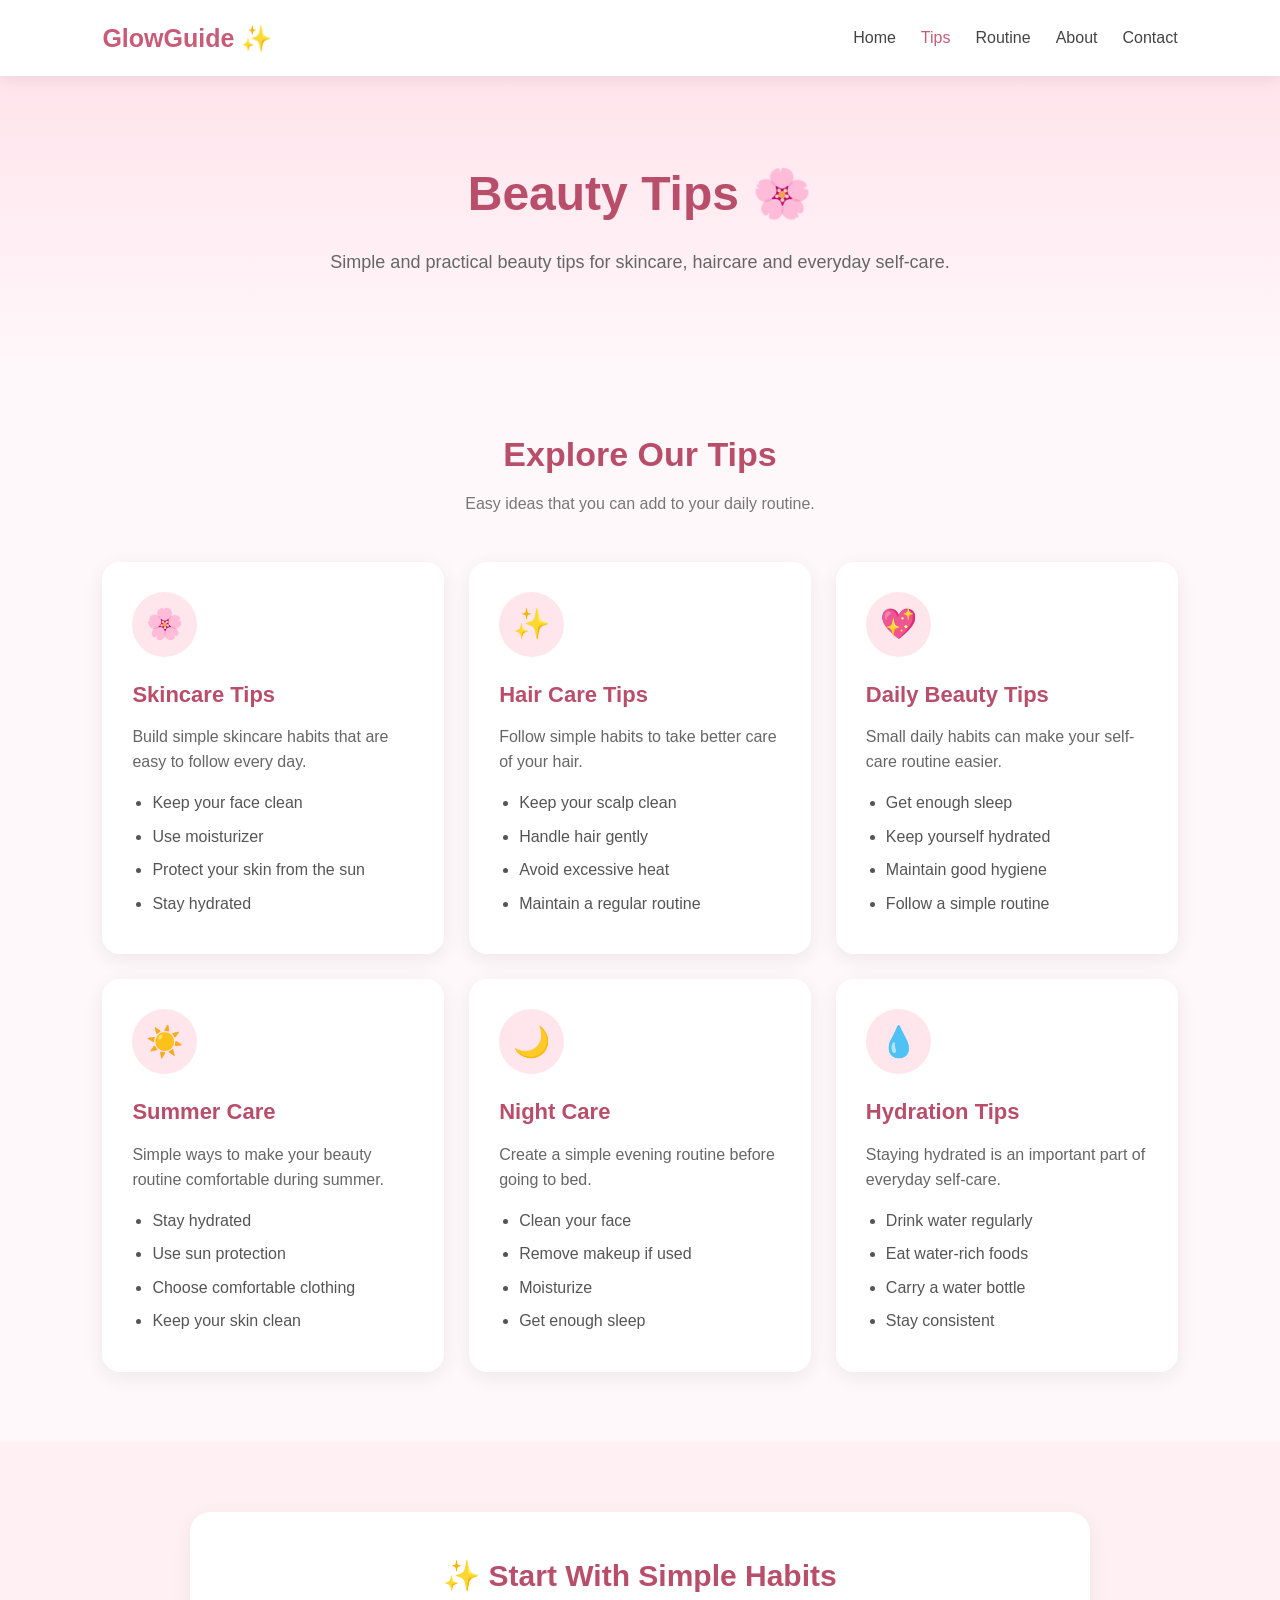
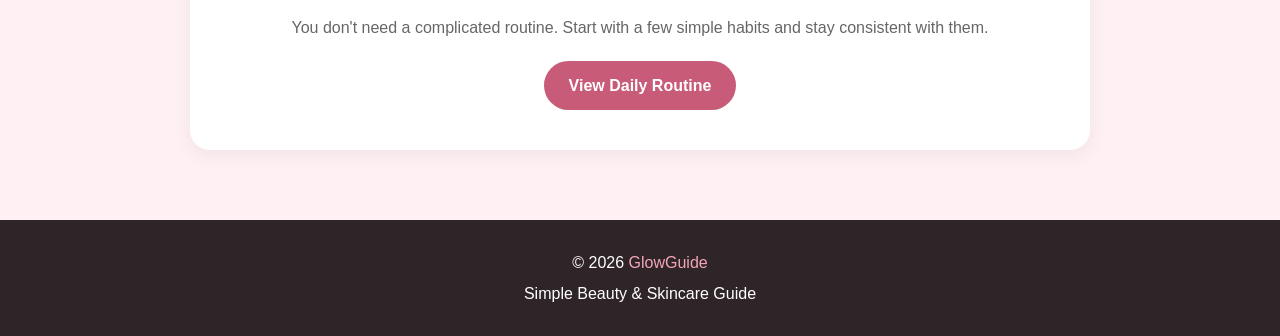
<file: tips.html>
<!DOCTYPE html>
<html lang="en">

<head>
    <meta charset="UTF-8">
    <meta name="viewport" content="width=device-width, initial-scale=1.0">

    <title>Beauty Tips | GlowGuide</title>

    <meta name="description"
        content="Discover simple skincare, haircare and everyday beauty tips with GlowGuide.">

    <style>

        /* ---------- BASIC ---------- */

        * {
            margin: 0;
            padding: 0;
            box-sizing: border-box;
            scroll-behavior: smooth;
        }

        body {
            font-family: Arial, Helvetica, sans-serif;
            background: #fff8fa;
            color: #333;
            line-height: 1.6;
        }

        a {
            text-decoration: none;
        }


        /* ---------- NAVBAR ---------- */

        nav {
            width: 100%;
            background: white;
            padding: 18px 8%;
            display: flex;
            justify-content: space-between;
            align-items: center;
            position: sticky;
            top: 0;
            z-index: 1000;
            box-shadow: 0 2px 15px rgba(0, 0, 0, 0.08);
        }

        .logo {
            font-size: 25px;
            font-weight: bold;
            color: #c85b78;
        }

        .nav-links {
            display: flex;
            gap: 25px;
        }

        .nav-links a {
            color: #444;
            font-weight: 500;
            transition: 0.3s;
        }

        .nav-links a:hover,
        .nav-links .active {
            color: #c85b78;
        }


        /* ---------- PAGE HEADER ---------- */

        .page-header {
            background: linear-gradient(
                rgba(255, 225, 234, 0.9),
                rgba(255, 247, 250, 0.95)
            );

            text-align: center;
            padding: 80px 20px;
        }

        .page-header h1 {
            font-size: 48px;
            color: #b94e6b;
            margin-bottom: 15px;
        }

        .page-header p {
            font-size: 18px;
            color: #666;
            max-width: 650px;
            margin: auto;
        }


        /* ---------- TIPS SECTION ---------- */

        .tips-section {
            padding: 70px 8%;
        }

        .section-title {
            text-align: center;
            margin-bottom: 45px;
        }

        .section-title h2 {
            font-size: 34px;
            color: #b94e6b;
            margin-bottom: 10px;
        }

        .section-title p {
            color: #777;
        }


        /* ---------- TIP CARDS ---------- */

        .tips-container {
            display: grid;
            grid-template-columns: repeat(3, 1fr);
            gap: 25px;
            max-width: 1100px;
            margin: auto;
        }

        .tip-card {
            background: white;
            padding: 30px;
            border-radius: 18px;
            box-shadow: 0 5px 20px rgba(0, 0, 0, 0.07);
            transition: 0.3s;
        }

        .tip-card:hover {
            transform: translateY(-8px);
            box-shadow: 0 12px 25px rgba(0, 0, 0, 0.12);
        }

        .tip-icon {
            width: 65px;
            height: 65px;
            background: #ffe5ec;
            border-radius: 50%;

            display: flex;
            align-items: center;
            justify-content: center;

            font-size: 30px;
            margin-bottom: 20px;
        }

        .tip-card h3 {
            color: #b94e6b;
            font-size: 22px;
            margin-bottom: 12px;
        }

        .tip-card p {
            color: #666;
            margin-bottom: 15px;
        }

        .tip-card ul {
            padding-left: 20px;
            color: #555;
        }

        .tip-card li {
            margin-bottom: 8px;
        }


        /* ---------- FEATURED TIP ---------- */

        .featured {
            background: #fff0f4;
            padding: 70px 8%;
        }

        .featured-box {
            max-width: 900px;
            margin: auto;
            background: white;
            padding: 40px;
            border-radius: 20px;
            text-align: center;
            box-shadow: 0 5px 20px rgba(0, 0, 0, 0.06);
        }

        .featured-box h2 {
            color: #b94e6b;
            font-size: 30px;
            margin-bottom: 15px;
        }

        .featured-box p {
            color: #666;
            margin-bottom: 20px;
        }

        .tip-button {
            display: inline-block;
            background: #c85b78;
            color: white;
            padding: 12px 25px;
            border-radius: 25px;
            font-weight: bold;
            transition: 0.3s;
        }

        .tip-button:hover {
            background: #a94260;
            transform: translateY(-3px);
        }


        /* ---------- FOOTER ---------- */

        footer {
            background: #2f2528;
            color: white;
            text-align: center;
            padding: 25px;
        }

        footer p {
            margin: 5px;
        }

        footer span {
            color: #f4a6b9;
        }


        /* ---------- MOBILE ---------- */

        @media (max-width: 768px) {

            nav {
                padding: 15px 5%;
                flex-direction: column;
                gap: 12px;
            }

            .nav-links {
                gap: 15px;
                flex-wrap: wrap;
                justify-content: center;
            }

            .page-header h1 {
                font-size: 38px;
            }

            .tips-container {
                grid-template-columns: 1fr;
            }

            .tips-section,
            .featured {
                padding: 55px 5%;
            }

            .featured-box {
                padding: 25px;
            }
        }

    </style>

</head>


<body>


    <!-- ================= NAVBAR ================= -->

    <nav>

        <div class="logo">
            GlowGuide ✨
        </div>

        <div class="nav-links">

            <a href="index.html">
                Home
            </a>

            <a href="tips.html" class="active">
                Tips
            </a>

            <a href="routine.html">
                Routine
            </a>

            <a href="about.html">
                About
            </a>

            <a href="contact.html">
                Contact
            </a>

        </div>

    </nav>


    <!-- ================= PAGE HEADER ================= -->

    <section class="page-header">

        <h1>
            Beauty Tips 🌸
        </h1>

        <p>
            Simple and practical beauty tips for
            skincare, haircare and everyday self-care.
        </p>

    </section>


    <!-- ================= TIPS ================= -->

    <section class="tips-section">

        <div class="section-title">

            <h2>
                Explore Our Tips
            </h2>

            <p>
                Easy ideas that you can add to your daily routine.
            </p>

        </div>


        <div class="tips-container">


            <!-- TIP 1 -->

            <div class="tip-card">

                <div class="tip-icon">
                    🌸
                </div>

                <h3>
                    Skincare Tips
                </h3>

                <p>
                    Build simple skincare habits that
                    are easy to follow every day.
                </p>

                <ul>

                    <li>Keep your face clean</li>

                    <li>Use moisturizer</li>

                    <li>Protect your skin from the sun</li>

                    <li>Stay hydrated</li>

                </ul>

            </div>


            <!-- TIP 2 -->

            <div class="tip-card">

                <div class="tip-icon">
                    ✨
                </div>

                <h3>
                    Hair Care Tips
                </h3>

                <p>
                    Follow simple habits to take
                    better care of your hair.
                </p>

                <ul>

                    <li>Keep your scalp clean</li>

                    <li>Handle hair gently</li>

                    <li>Avoid excessive heat</li>

                    <li>Maintain a regular routine</li>

                </ul>

            </div>


            <!-- TIP 3 -->

            <div class="tip-card">

                <div class="tip-icon">
                    💖
                </div>

                <h3>
                    Daily Beauty Tips
                </h3>

                <p>
                    Small daily habits can make your
                    self-care routine easier.
                </p>

                <ul>

                    <li>Get enough sleep</li>

                    <li>Keep yourself hydrated</li>

                    <li>Maintain good hygiene</li>

                    <li>Follow a simple routine</li>

                </ul>

            </div>


            <!-- TIP 4 -->

            <div class="tip-card">

                <div class="tip-icon">
                    ☀️
                </div>

                <h3>
                    Summer Care
                </h3>

                <p>
                    Simple ways to make your beauty
                    routine comfortable during summer.
                </p>

                <ul>

                    <li>Stay hydrated</li>

                    <li>Use sun protection</li>

                    <li>Choose comfortable clothing</li>

                    <li>Keep your skin clean</li>

                </ul>

            </div>


            <!-- TIP 5 -->

            <div class="tip-card">

                <div class="tip-icon">
                    🌙
                </div>

                <h3>
                    Night Care
                </h3>

                <p>
                    Create a simple evening routine
                    before going to bed.
                </p>

                <ul>

                    <li>Clean your face</li>

                    <li>Remove makeup if used</li>

                    <li>Moisturize</li>

                    <li>Get enough sleep</li>

                </ul>

            </div>


            <!-- TIP 6 -->

            <div class="tip-card">

                <div class="tip-icon">
                    💧
                </div>

                <h3>
                    Hydration Tips
                </h3>

                <p>
                    Staying hydrated is an important
                    part of everyday self-care.
                </p>

                <ul>

                    <li>Drink water regularly</li>

                    <li>Eat water-rich foods</li>

                    <li>Carry a water bottle</li>

                    <li>Stay consistent</li>

                </ul>

            </div>


        </div>

    </section>


    <!-- ================= FEATURED TIP ================= -->

    <section class="featured">

        <div class="featured-box">

            <h2>
                ✨ Start With Simple Habits
            </h2>

            <p>
                You don't need a complicated routine.
                Start with a few simple habits and
                stay consistent with them.
            </p>

            <a href="routine.html" class="tip-button">
                View Daily Routine
            </a>

        </div>

    </section>


    <!-- ================= FOOTER ================= -->

    <footer>

        <p>
            © 2026 <span>GlowGuide</span>
        </p>

        <p>
            Simple Beauty & Skincare Guide
        </p>

    </footer>


</body>

</html>
</file>
<file: style.css>
```css
/* ================================
   GlowGuide - Common Style Sheet
   Responsive: Desktop + Tablet + Mobile
   ================================ */

* {
    margin: 0;
    padding: 0;
    box-sizing: border-box;
}

html {
    scroll-behavior: smooth;
}

body {
    font-family: Arial, sans-serif;
    background: #fff8fa;
    color: #2f2528;
    line-height: 1.6;
    overflow-x: hidden;
}

/* ================================
   NAVBAR
   ================================ */

nav {
    width: 100%;
    background: white;
    padding: 18px 8%;
    display: flex;
    justify-content: space-between;
    align-items: center;
    position: sticky;
    top: 0;
    z-index: 1000;
    box-shadow: 0 2px 10px rgba(0, 0, 0, 0.08);
}

.logo {
    font-size: 25px;
    font-weight: bold;
    color: #c85b78;
    white-space: nowrap;
}

.nav-links {
    display: flex;
    align-items: center;
    justify-content: center;
    gap: 35px;
}

.nav-links a {
    text-decoration: none;
    color: #2f2528;
    font-weight: 600;
    padding: 8px 5px;
    white-space: nowrap;
    transition: 0.3s;
}

.nav-links a:hover {
    color: #c85b78;
}

/* ================================
   HERO SECTION
   ================================ */

.hero {
    min-height: 80vh;
    display: flex;
    align-items: center;
    justify-content: center;
    text-align: center;
    padding: 60px 20px;

    background: linear-gradient(
        135deg,
        #fff0f4,
        #fff8fa
    );
}

.hero-content {
    max-width: 750px;
    width: 100%;
}

.hero h1 {
    font-size: 55px;
    color: #b94e6b;
    margin-bottom: 15px;
}

.hero h1 span {
    color: #333;
}

.hero p {
    font-size: 20px;
    color: #5f5155;
    margin-bottom: 30px;
}

/* ================================
   BUTTONS
   ================================ */

.btn,
.hero-btn,
.contact-btn {
    display: inline-block;
    padding: 13px 25px;
    background: #c85b78;
    color: white;
    text-decoration: none;
    border-radius: 25px;
    font-weight: bold;
    transition: 0.3s;
}

.btn:hover,
.hero-btn:hover,
.contact-btn:hover {
    background: #a94160;
    transform: translateY(-2px);
}

/* ================================
   GENERAL SECTIONS
   ================================ */

section {
    padding: 70px 8%;
}

section h2 {
    text-align: center;
    color: #b94e6b;
    font-size: 32px;
    margin-bottom: 35px;
}

.section-intro {
    max-width: 750px;
    margin: 0 auto 35px;
    text-align: center;
    color: #66585d;
}

/* ================================
   SECTION TITLE
   ================================ */

.section-title {
    text-align: center;
    margin-bottom: 45px;
}

.section-title h2 {
    font-size: 35px;
    color: #b94e6b;
    margin-bottom: 10px;
}

.section-title p {
    color: #777;
}

/* ================================
   CARDS
   ================================ */

.cards {
    display: grid;
    grid-template-columns: repeat(3, 1fr);
    gap: 25px;
}

.card {
    background: white;
    padding: 30px;
    border-radius: 18px;
    text-align: center;
    box-shadow: 0 5px 20px rgba(0, 0, 0, 0.07);
    transition: 0.3s;
}

.card:hover {
    transform: translateY(-7px);
    box-shadow: 0 10px 25px rgba(0, 0, 0, 0.12);
}

.card-icon {
    width: 70px;
    height: 70px;
    margin: 0 auto 20px;
    border-radius: 50%;
    background: #ffe5ec;

    display: flex;
    align-items: center;
    justify-content: center;

    font-size: 32px;
}

.card h3 {
    color: #c85b78;
    margin-bottom: 12px;
    font-size: 21px;
}

.card p {
    color: #62565a;
    margin-bottom: 20px;
}

.read-btn {
    display: inline-block;
    color: #c85b78;
    font-weight: bold;
    text-decoration: none;
}

.read-btn:hover {
    text-decoration: underline;
}

/* ================================
   ROUTINE SECTION
   ================================ */

.routine {
    background: #fff0f4;
}

.routine-box {
    max-width: 850px;
    margin: auto;
    background: white;
    padding: 35px;
    border-radius: 20px;
    box-shadow: 0 5px 20px rgba(0, 0, 0, 0.07);
}

.routine-box h3 {
    color: #c85b78;
    margin-bottom: 15px;
}

.routine-box ul {
    padding-left: 25px;
    margin-bottom: 25px;
}

.routine-box li {
    margin-bottom: 8px;
}

/* ================================
   FEATURED SECTION
   ================================ */

.feature {
    background: #fff0f4;
}

.feature-box {
    max-width: 900px;
    margin: auto;
    background: white;
    padding: 45px;
    border-radius: 20px;
    text-align: center;
    box-shadow: 0 5px 20px rgba(0, 0, 0, 0.06);
}

.feature-box h2 {
    color: #b94e6b;
    font-size: 30px;
    margin-bottom: 15px;
}

.feature-box p {
    color: #666;
    margin-bottom: 25px;
}

.steps {
    display: grid;
    grid-template-columns: repeat(4, 1fr);
    gap: 15px;
    margin-top: 30px;
}

.step {
    padding: 20px;
    background: #fff8fa;
    border-radius: 12px;
}

.step strong {
    display: block;
    color: #c85b78;
    font-size: 20px;
    margin-bottom: 5px;
}

/* ================================
   PAGE HEADER
   ================================ */

.page-header {
    text-align: center;
    padding: 70px 20px;
    background: #fff0f4;
}

.page-header h1 {
    font-size: 45px;
    color: #b94e6b;
    margin-bottom: 10px;
}

.page-header p {
    color: #66585d;
    font-size: 18px;
}

/* ================================
   FEATURED CONTENT
   ================================ */

.featured {
    max-width: 900px;
    margin: 50px auto;
    padding: 40px;
    background: white;
    border-radius: 20px;
    box-shadow: 0 5px 20px rgba(0, 0, 0, 0.08);
    text-align: center;
}

.featured h2 {
    margin-bottom: 15px;
}

.featured p {
    margin-bottom: 25px;
    color: #62565a;
}

/* ================================
   ABOUT PAGE
   ================================ */

.about-container {
    max-width: 950px;
    margin: auto;
}

.about-text {
    background: white;
    padding: 35px;
    border-radius: 18px;
    box-shadow: 0 5px 20px rgba(0, 0, 0, 0.07);
    margin-bottom: 30px;
}

.about-text h2 {
    text-align: left;
    margin-bottom: 15px;
}

.about-text p {
    color: #62565a;
}

.about {
    text-align: center;
    max-width: 800px;
    margin: auto;
}

.about h2 {
    color: #b94e6b;
    font-size: 35px;
    margin-bottom: 15px;
}

.about p {
    color: #666;
    font-size: 17px;
}

/* ================================
   CONTACT PAGE
   ================================ */

.contact-container {
    max-width: 1000px;
    margin: 50px auto;
    display: grid;
    grid-template-columns: 1fr 1fr;
    gap: 30px;
    padding: 0 20px;
}

.contact-info,
.contact-form {
    background: white;
    padding: 35px;
    border-radius: 18px;
    box-shadow: 0 5px 20px rgba(0, 0, 0, 0.07);
}

.contact-info h2,
.contact-form h2 {
    color: #c85b78;
    margin-bottom: 20px;
}

.contact-info p {
    margin-bottom: 15px;
    color: #62565a;
}

.contact-form label {
    display: block;
    margin-bottom: 6px;
    font-weight: bold;
}

.contact-form input,
.contact-form textarea {
    width: 100%;
    padding: 12px;
    margin-bottom: 18px;
    border: 1px solid #ead4da;
    border-radius: 10px;
    font-family: inherit;
    font-size: 15px;
    outline: none;
}

.contact-form input:focus,
.contact-form textarea:focus {
    border-color: #c85b78;
}

.contact-form textarea {
    min-height: 130px;
    resize: vertical;
}

.contact-form button {
    border: none;
    cursor: pointer;
}

/* ================================
   FAQ
   ================================ */

.faq {
    max-width: 850px;
    margin: 60px auto;
    padding: 0 20px;
}

.faq-item {
    background: white;
    padding: 25px;
    margin-bottom: 15px;
    border-radius: 15px;
    box-shadow: 0 4px 15px rgba(0, 0, 0, 0.06);
}

.faq-item h3 {
    color: #c85b78;
    margin-bottom: 8px;
}

/* ================================
   NOTE / INFO BOX
   ================================ */

.note {
    max-width: 850px;
    margin: 40px auto;
    padding: 25px;
    background: #ffe5ec;
    border-left: 5px solid #c85b78;
    border-radius: 10px;
}

.note h3 {
    color: #b94e6b;
    margin-bottom: 8px;
}

/* ================================
   FOOTER
   ================================ */

footer {
    background: #2f2528;
    color: white;
    text-align: center;
    padding: 25px 15px;
    margin-top: 50px;
}

footer p {
    margin: 5px 0;
}

footer a {
    color: #ffd6e1;
    text-decoration: none;
}

footer a:hover {
    text-decoration: underline;
}

footer span {
    color: #f4a6b9;
}

/* ==================================================
   TABLET RESPONSIVE
   801px - 1100px
   ================================================== */

@media (max-width: 1100px) {

    nav {
        padding: 18px 5%;
    }

    .nav-links {
        gap: 22px;
    }

    section {
        padding: 60px 5%;
    }

    .cards {
        grid-template-columns: repeat(2, 1fr);
    }

    .steps {
        grid-template-columns: repeat(2, 1fr);
    }
}

/* ==================================================
   MOBILE / SMALL TABLET
   Below 800px
   ================================================== */

@media (max-width: 800px) {

    /* NAVBAR */

    nav {
        flex-direction: column;
        gap: 12px;
        padding: 15px 20px;
    }

    .logo {
        font-size: 23px;
    }

    .nav-links {
        width: 100%;
        gap: 8px;
        flex-wrap: wrap;
        justify-content: center;
    }

    .nav-links a {
        font-size: 15px;
        padding: 7px 8px;
    }

    /* HERO */

    .hero {
        min-height: 70vh;
        padding: 50px 20px;
    }

    .hero h1 {
        font-size: 42px;
    }

    .hero p {
        font-size: 17px;
    }

    /* SECTIONS */

    section {
        padding: 55px 20px;
    }

    section h2 {
        font-size: 29px;
    }

    /* CARDS */

    .cards {
        grid-template-columns: 1fr;
        gap: 20px;
    }

    /* STEPS */

    .steps {
        grid-template-columns: 1fr 1fr;
    }

    /* CONTACT */

    .contact-container {
        grid-template-columns: 1fr;
        margin: 35px auto;
        padding: 0 20px;
    }

    /* PAGE HEADER */

    .page-header {
        padding: 55px 20px;
    }

    .page-header h1 {
        font-size: 38px;
    }

    .page-header p {
        font-size: 16px;
    }

    /* FEATURED */

    .featured {
        margin: 35px 20px;
        padding: 30px 22px;
    }

    .feature-box {
        padding: 30px 22px;
    }

    /* ABOUT */

    .about-text {
        padding: 28px 22px;
    }

    /* ROUTINE */

    .routine-box {
        padding: 28px 22px;
    }
}

/* ==================================================
   MOBILE PHONE
   Below 500px
   ================================================== */

@media (max-width: 500px) {

    body {
        font-size: 15px;
    }

    /* NAVBAR */

    nav {
        padding: 13px 12px;
    }

    .logo {
        font-size: 21px;
    }

    .nav-links {
        gap: 4px;
    }

    .nav-links a {
        font-size: 13px;
        padding: 6px 5px;
    }

    /* HERO */

    .hero {
        min-height: 65vh;
        padding: 45px 18px;
    }

    .hero h1 {
        font-size: 32px;
        line-height: 1.2;
    }

    .hero p {
        font-size: 16px;
        margin-bottom: 24px;
    }

    /* BUTTON */

    .btn,
    .hero-btn,
    .contact-btn {
        padding: 11px 20px;
        font-size: 14px;
    }

    /* SECTIONS */

    section {
        padding: 45px 16px;
    }

    section h2 {
        font-size: 26px;
        margin-bottom: 25px;
    }

    .section-title {
        margin-bottom: 30px;
    }

    .section-title h2 {
        font-size: 28px;
    }

    /* CARDS */

    .card {
        padding: 24px 18px;
    }

    .card h3 {
        font-size: 19px;
    }

    .card-icon {
        width: 60px;
        height: 60px;
        font-size: 27px;
    }

    /* STEPS */

    .steps {
        grid-template-columns: 1fr;
        gap: 12px;
    }

    .step {
        padding: 18px;
    }

    /* PAGE HEADER */

    .page-header {
        padding: 45px 16px;
    }

    .page-header h1 {
        font-size: 31px;
    }

    .page-header p {
        font-size: 15px;
    }

    /* FEATURED */

    .featured,
    .feature-box,
    .routine-box,
    .about-text,
    .contact-info,
    .contact-form {
        padding: 22px 18px;
    }

    /* CONTACT */

    .contact-container {
        padding: 0 16px;
        gap: 20px;
    }

    .contact-form input,
    .contact-form textarea {
        font-size: 16px;
    }

    /* FAQ */

    .faq {
        margin: 40px auto;
        padding: 0 16px;
    }

    .faq-item {
        padding: 20px 16px;
    }

    /* NOTE */

    .note {
        margin: 30px 16px;
        padding: 20px 16px;
    }

    /* FOOTER */

    footer {
        padding: 22px 12px;
        font-size: 14px;
    }
}

/* ==================================================
   VERY SMALL PHONES
   Below 360px
   ================================================== */

@media (max-width: 360px) {

    .logo {
        font-size: 19px;
    }

    .nav-links a {
        font-size: 12px;
        padding: 5px 3px;
    }

    .hero h1 {
        font-size: 28px;
    }

    .hero p {
        font-size: 14px;
    }

    .btn,
    .hero-btn,
    .contact-btn {
        width: 100%;
        text-align: center;
    }
}
```
</file>
